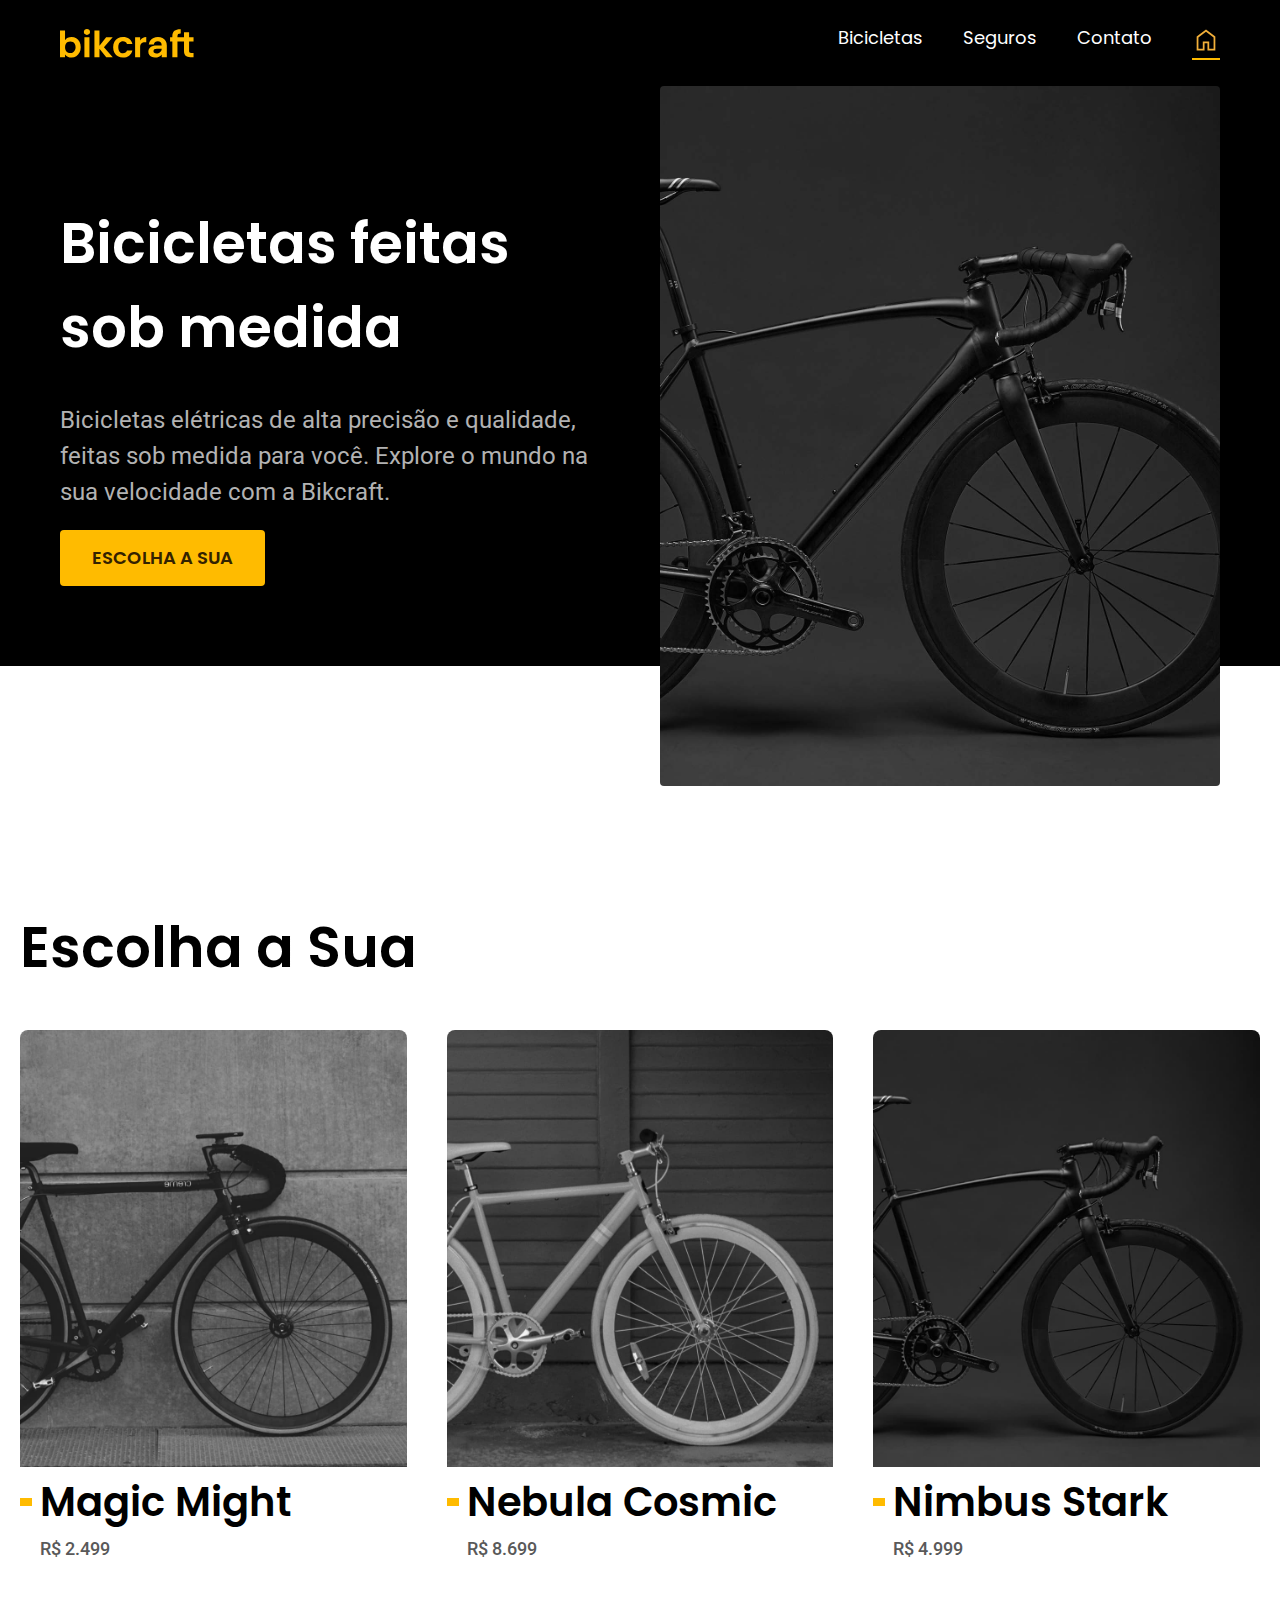
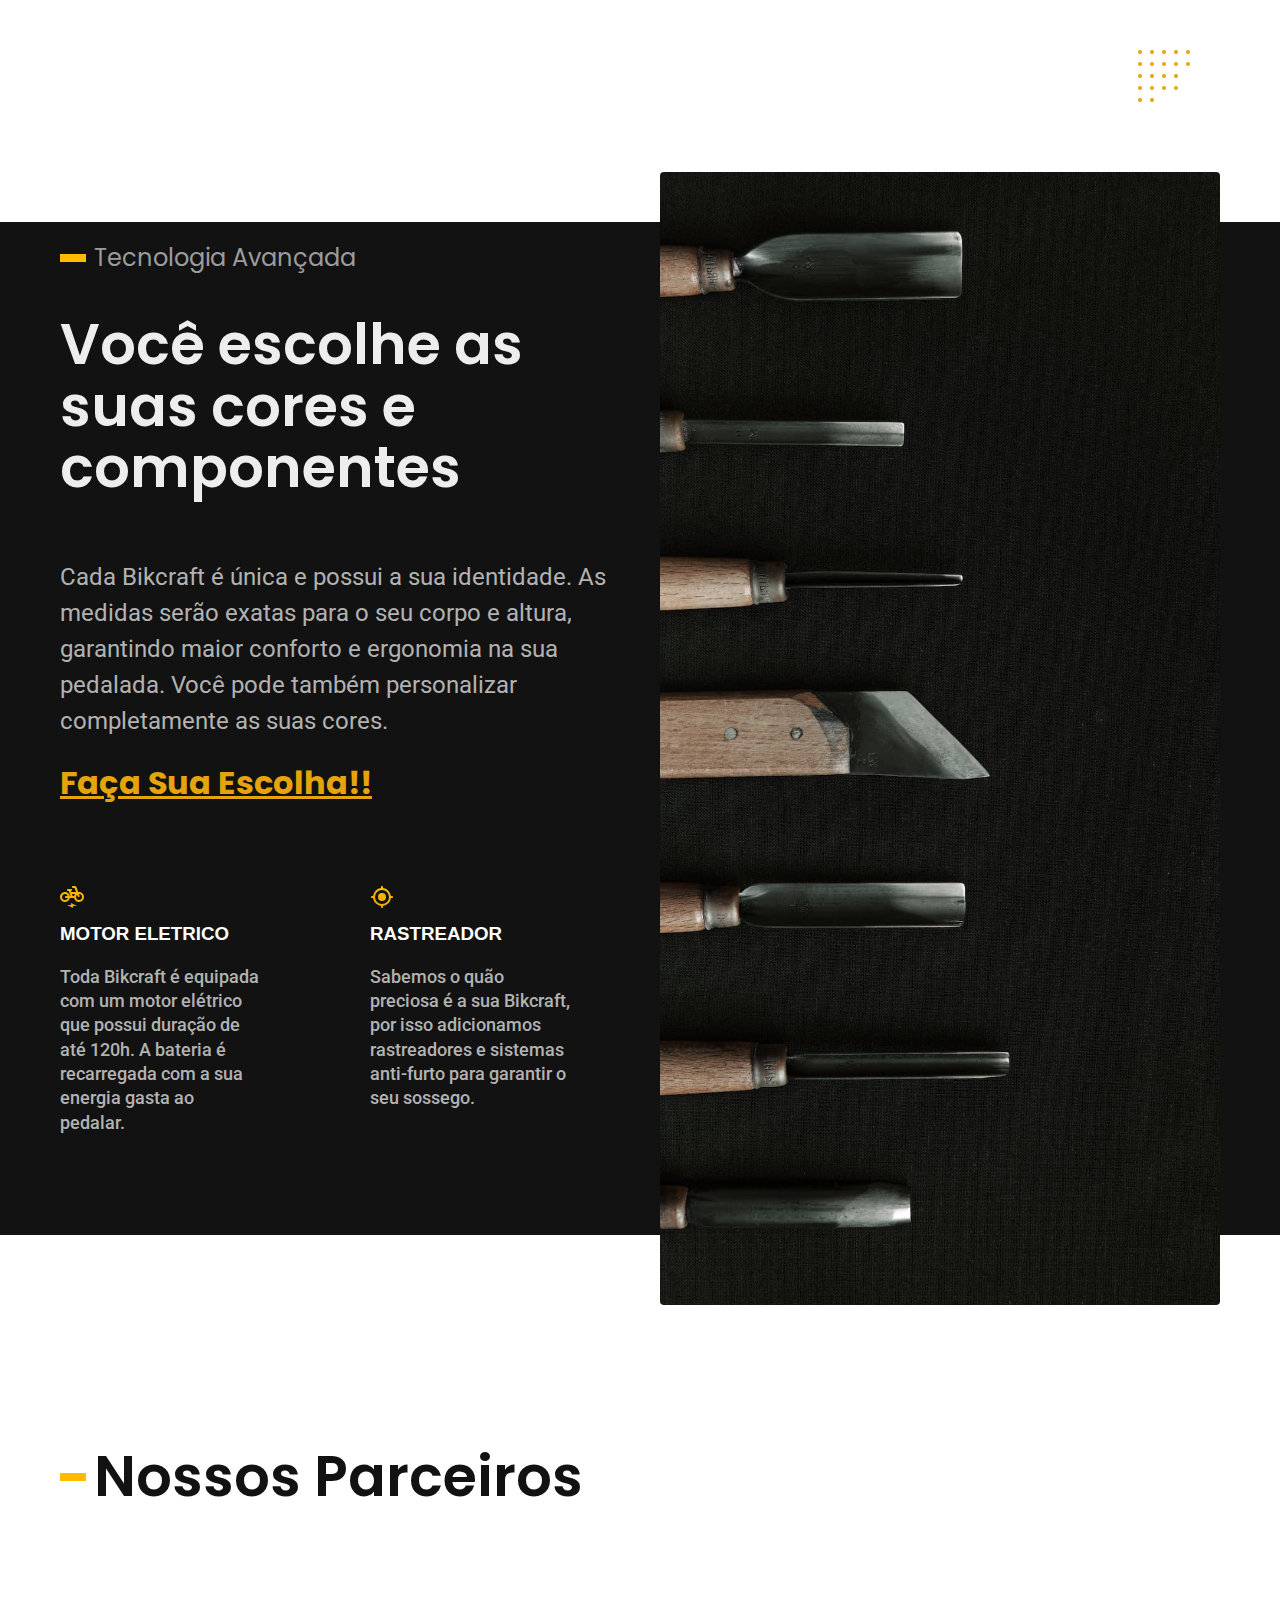
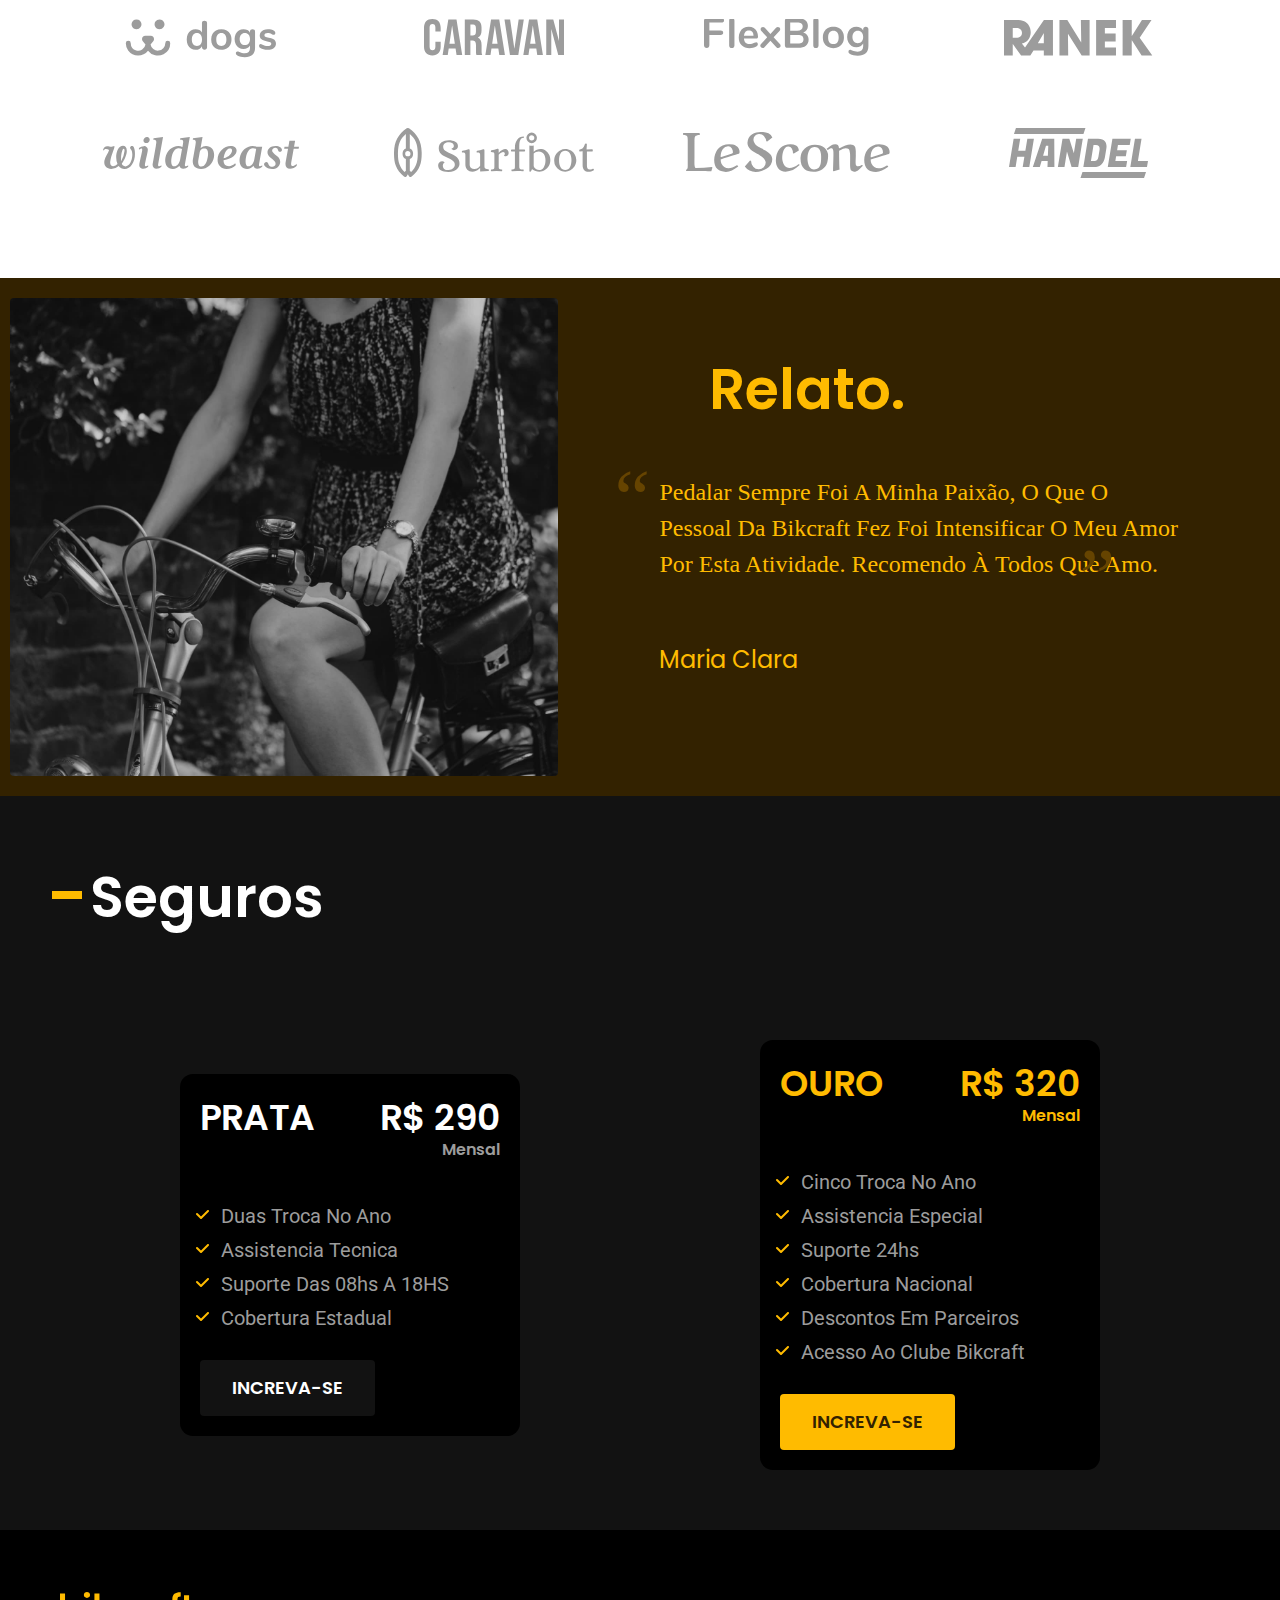
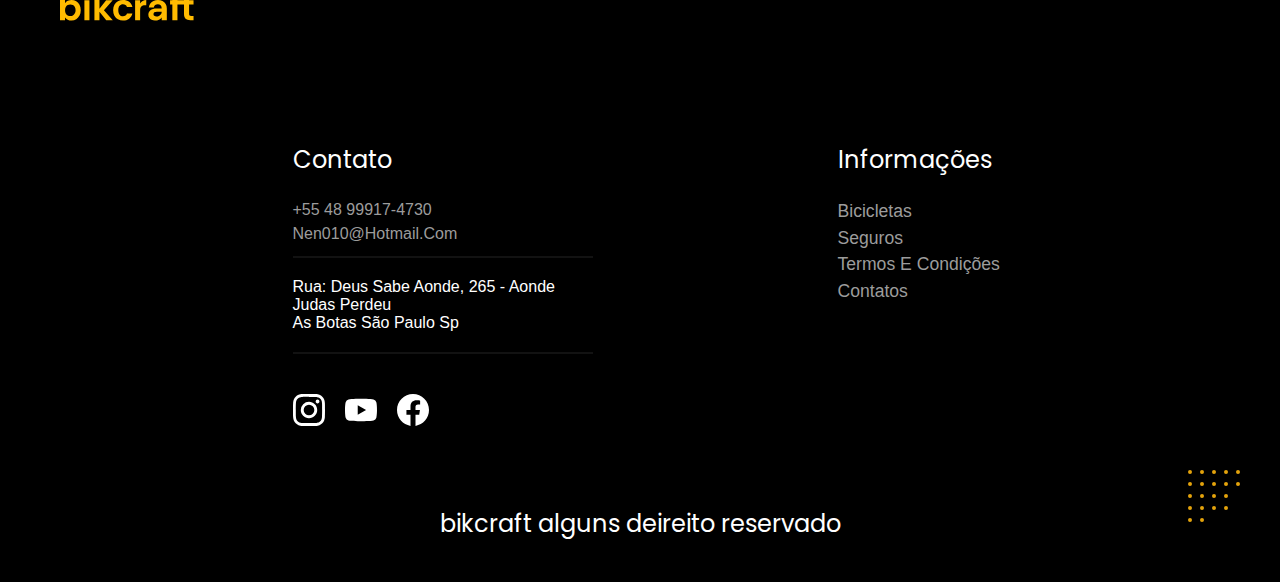
<file: index.html>
<!DOCTYPE html>
<html lang="pt-br">

<head>
  <meta charset="UTF-8">
  <meta name="viewport" content="width=device-width, initial-scale=1.0">
  <title>Bikcraft - Bicicletas Elétricas</title>
  <meta name="description"
    content="Bicicletas elétricas de alta precisão e qualidade,  feitas sob medida para o cliente. Explore o mundo na sua velocidade com a Bikcraft.">

  <link rel="stylesheet" href="./css/style.min.css">
  <link rel="preload" href="./css/style.min.css">
  <link rel="preconnect" href="https://fonts.googleapis.com">
  <link rel="preconnect" href="https://fonts.gstatic.com" crossorigin>
  <link href="https://fonts.googleapis.com/css2?family=Poppins:wght@400;600&family=Roboto:wght@400;500;700&display=swap"
    rel="stylesheet">
  <link rel="icon" href="./favicon.svg" type="image/svg+xml">
  <script>document.documentElement.classList.add('javascript');</script>
</head>

<body>
  <header class="header-bg">
    <div class="conteiner  header">
      <a href="index.html">
        <img src="./img/bikcraft.svg" alt="Bikcraft" width="136" height="32">
      </a>

      <nav aria-label="primaria">
        <ul class="header-menu font-1-m cor-1">
          <li class="has-submenu">
            <a href="bicicletas.html">Bicicletas</a>
            <ul class="submenu">
              <li><a href="/nimbus.html">Nimbus</a></li>
              <li><a href="/magic.html">Magic</a></li>
              <li><a href="/nebula.html">Nebula</a></li>
            </ul>
          </li>

          <li class="has-submenu">
            <a href="/seguros.html">Seguros</a>
            <ul class="submenu">
              <li><a href="/orcamento.html">Orçamentoa</a></li>
            </ul>
          </li>

          <li class="has-submenu">
            <a href="./contato.html">Contato</a>
            <ul class="submenu">
              <li><a href="/termos.html">Termo</a></li>
              <li><a href="/sobre.html">Sobre</a></li>
            </ul>
          </li>
          <div id="-home">
            <a class="active" href="index.html"><img src="../img/icones/home.svg" alt="inicio" width="28"
                height="28"></a>
          </div>
        </ul>
      </nav>
    </div>
  </header>

  <!-- secão introdução -->
  <main class="introducao-bg">
    <div class="conteiner introducao">
      <div class="introducao-conteudo  bg-conteudo-index">
        <h1 class="font-1_5-xl  cor-0  fadeInDown" data-anime="200">Bicicletas feitas sob medida</h1>
        <p class="font-2-l cor-5" data-anime="400">Bicicletas elétricas de alta precisão e qualidade, feitas sob medida
          para você.
          Explore
          o mundo na sua velocidade com a Bikcraft.</p>
        <a class="botao  fadeInDown" data-anime="600" href="./bicicletas.html">Escolha a sua</a>
      </div>
      <div class="fadeInDown" data-anime="1500">
        <img src="./img/fotos/introducao.jpg" width="1280" height="1600" alt="Bicicleta elétrica preta.">
      </div>
    </div>
  </main>
  <!-- secão bicicletas -->
  <article class="bicicletas-lista">
    <h2 class="conteiner font-1_5-xl ">Escolha a Sua</h2>
    <ul>
      <li>
        <a href="/magic.html">
          <img src="./img/bicicletas/magic-home.jpg" alt="bicicleta magic">
          <h3 class="font-1-xl">magic might</h3>
          <span class="font-2-m cor-8">R$ 2.499</span>
        </a>
      </li>

      <li>
        <a href="/nebula.html">
          <img src="./img/bicicletas/nebula-home.jpg" alt="bicicleta nebula">
          <h3 class="font-1-xl">nebula cosmic</h3>
          <span class="font-2-m cor-8">R$ 8.699</span>
        </a>
      </li>
      <li>
        <a href="/nimbus.html">
          <img src="./img/bicicletas/nimbus-home.jpg" alt="bicicleta nebula">
          <h3 class="font-1-xl">Nimbus Stark</h3>
          <span class="font-2-m cor-8">R$ 4.999</span>
        </a>
      </li>
    </ul>
  </article>
  <!-- secão tecnologia -->
  <article class="tecnologia-bg">
    <div class="conteiner  tecnologia">
      <div class="tecnologia-conteudo">
        <h4 class="font-1-xs cor-6">tecnologia avançada</h4>
        <h2 class="font-1_5-xl  cor-2">Você escolhe as suas cores e componentes</h2>
        <p class="font-2-l cor-5">Cada Bikcraft é única e possui a sua identidade. As medidas serão exatas para o seu
          corpo e
          altura, garantindo maior
          conforto e ergonomia na sua pedalada. Você pode também personalizar completamente as suas cores.</p>
        <a class="cor-p2 font-1-s link-direto " href="./bicicletas.html">Faça Sua Escolha!!</a>

        <div class="tecnologia-info">
          <div class="motor-rastreador">
            <img style="width: 24px; height: 24px" src="./img/icones/eletrica.svg" alt="">
            <h3 class="font-1-x cor-1">motor eletrico</h3>
            <p class="font-2-m  cor-6">Toda Bikcraft é equipada com um motor elétrico que possui duração de até 120h. A
              bateria é recarregada com a
              sua energia
              gasta ao pedalar.</p>
          </div>
          <div class="motor-rastreador">
            <img style="width: 24px; height: 24px" src="./img/icones/rastreador.svg" alt="">
            <h3 class="font-1-x cor-1">rastreador</h3>
            <p class="font-2-m  cor-6">Sabemos o quão preciosa é a sua Bikcraft, por isso adicionamos rastreadores e
              sistemas
              anti-furto para
              garantir o seu sossego.
            </p>
          </div>
        </div>
      </div>
      <div>
        <img src="./img/fotos/tecnologia.jpg" alt="Bicicleta elétrica preta.">
      </div>
    </div>
  </article>
  <!-- secão parceiros -->
  <section class="parceiros-bg " aria-label="nossos parceiros">
    <div class="conteiner">
      <div class="parceiro-conteudo">
        <h2 class="font-1_5-xl  cor-11">nossos parceiros</h2>
        <ul>
          <li><img src="./img/parceiros/dogs.svg" alt=""></li>
          <li><img src="./img/parceiros/caravan.svg" alt=""></li>
          <li><img src="./img/parceiros/flexblog.svg" alt=""></li>
          <li><img src="./img/parceiros/ranek.svg" alt=""></li>
          <li><img src="./img/parceiros/wildbeast.svg" alt=""></li>
          <li><img src="./img/parceiros/surfbot.svg" alt=""></li>
          <li><img src="./img/parceiros/lescone.svg" alt=""></li>
          <li><img src="./img/parceiros/handel.svg" alt=""></li>
        </ul>
      </div>
    </div>
  </section>
  <!-- secão relatos -->
  <section class="relato-bg ">
    <div class="relato-conteudo">
      <div>
        <img src="/img/fotos/depoimento.jpg" alt="">
      </div>
      <div class="relato-escrita">
        <h3 class="font-1_5-xl cor-p1">relato.</h3>
        <p class="cor-p1 font-2-l">Pedalar sempre foi a minha paixão,
          o que
          o pessoal da Bikcraft fez foi intensificar o meu amor por esta atividade.
          Recomendo à todos que amo.</p>
        <span class="cor-p1 font-1-l" id="pessoa-relato">Maria clara</span>
      </div>
    </div>
  </section>



  <!-- home-segueros -->
  <article class="seguro-bg" id="prata">
    <div class="conteiner">
      <div class="inform-conteudo">
        <h2 class="font-1_5-xl  cor-1">Seguros</h2>
        <div class="seguro-corpo">
          <div class="prata fadeInRight" data-anime="200">
            <div class="preco-ouro-prata">
              <h4 class="font-1-l cor-1">Prata</h4>
              <p class="valor-prata font-2-l cor-1">R$ 290</p>
              <span class="font-1-xs cor-6">mensal</span>
            </div>
            <ul>
              <li>duas troca no ano</li>
              <li>assistencia tecnica</li>
              <li>suporte das 08hs A 18HS</li>
              <li>Cobertura estadual</li>
            </ul>
            <a class="btn-escuro" href="/contato.html">Increva-se</a>
          </div>

          <div class="ouro cor-11" id="ouro" data-anime="400">
            <div class="preco-ouro-prata">
              <h4 class="font-1-l cor-p1">Ouro</h4>
              <p class="valor-ouro valor-prata font-2-l cor-p1">R$ 320</p>
              <span class="font-1-xs cor-p1">mensal</span>
            </div>
            <ul>
              <li>cinco troca no ano</li>
              <li> assistencia especial</li>
              <li>suporte 24hs</li>
              <li>Cobertura nacional</li>
              <li>descontos em parceiros</li>
              <li>acesso ao clube bikcraft</li>
            </ul>
            <a class="botao" href="/contato.html">Increva-se</a>
          </div>
        </div>
      </div>
    </div>
  </article>

  <footer class="footer-bg">
    <div class="conteiner">
      <div class="img-logo-footer">
        <a href="index.html"><img src="/img/bikcraft.svg" alt="logo-bike"></a>
      </div>
      <div class="footer-conteudo">
        <div class="footer-contato">
          <h3 class="font-1-l">contato</h3>
          <ul>
            <li><a href="tel:+5548999174757">+55 48 99917-4730</a></li>
            <li><a href="milto:nen010@hotmail.com">nen010@hotmail.com</a></li>
          </ul>

          <p>rua: deus sabe aonde, 265 - aonde judas perdeu <br>as botas
            são Paulo sp</p>

          <div class="footer-rede">
            <a href=""><img src="/img/redes/instagram.svg" alt="insta"></a>
            <a href=""><img src="/img/redes/youtube.svg" alt="youtube"></a>
            <a href=""><img src="img/redes/facebook.svg" alt="face"></a>
          </div>
        </div>
        <div class="footer-informacao">
          <h3 class="font-1-l">Informações</h3>
          <ul>
            <li><a href="./">bicicletas</a></li>
            <li><a href="./">seguros</a></li>
            <li><a href="termos.html">termos e condições</a></li>
            <li><a href="./">contatos</a></li>
          </ul>
        </div>
      </div>
      <p class="direitos-reservado font-1-l">bikcraft alguns deireito reservado</p>
    </div>
  </footer>

  <script src="./javascript/plugins/simple-anime.js"></script>
  <script src="./javascript/script.js"></script>
</body>

</html>
</file>
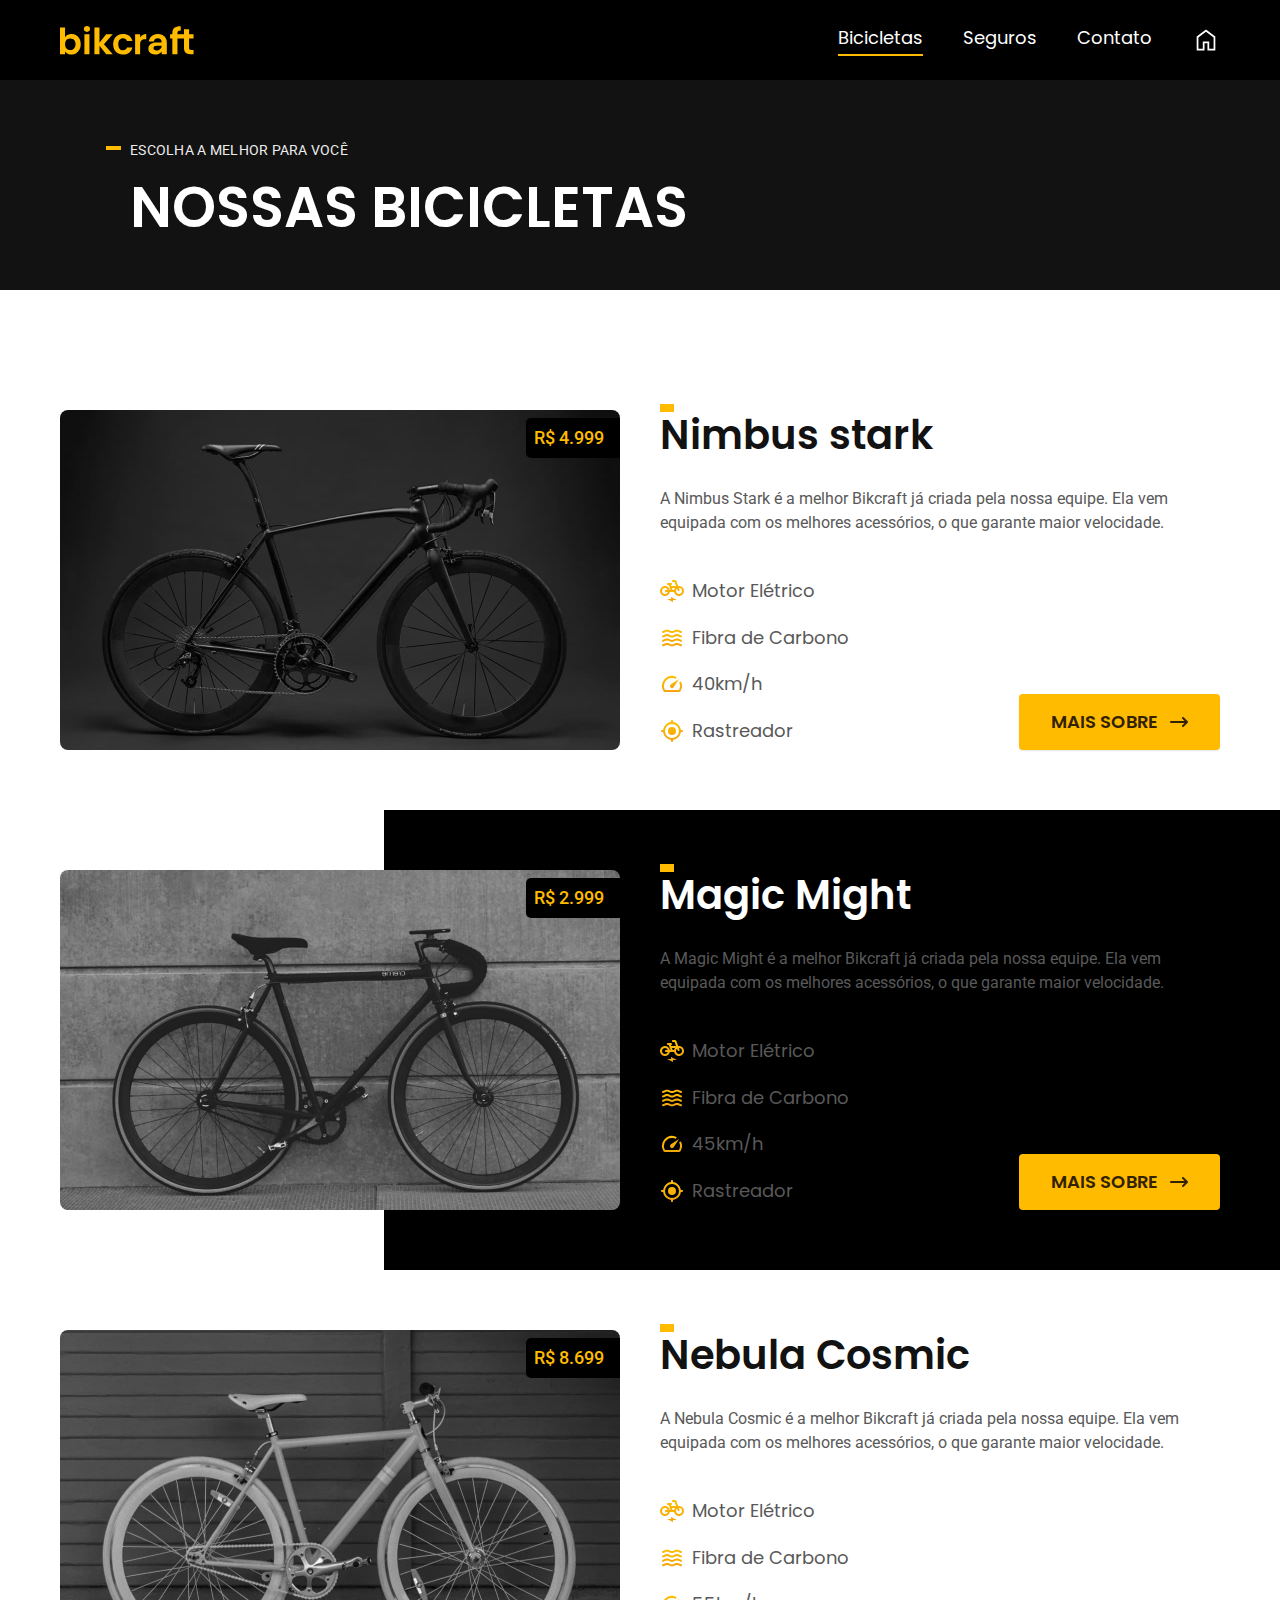
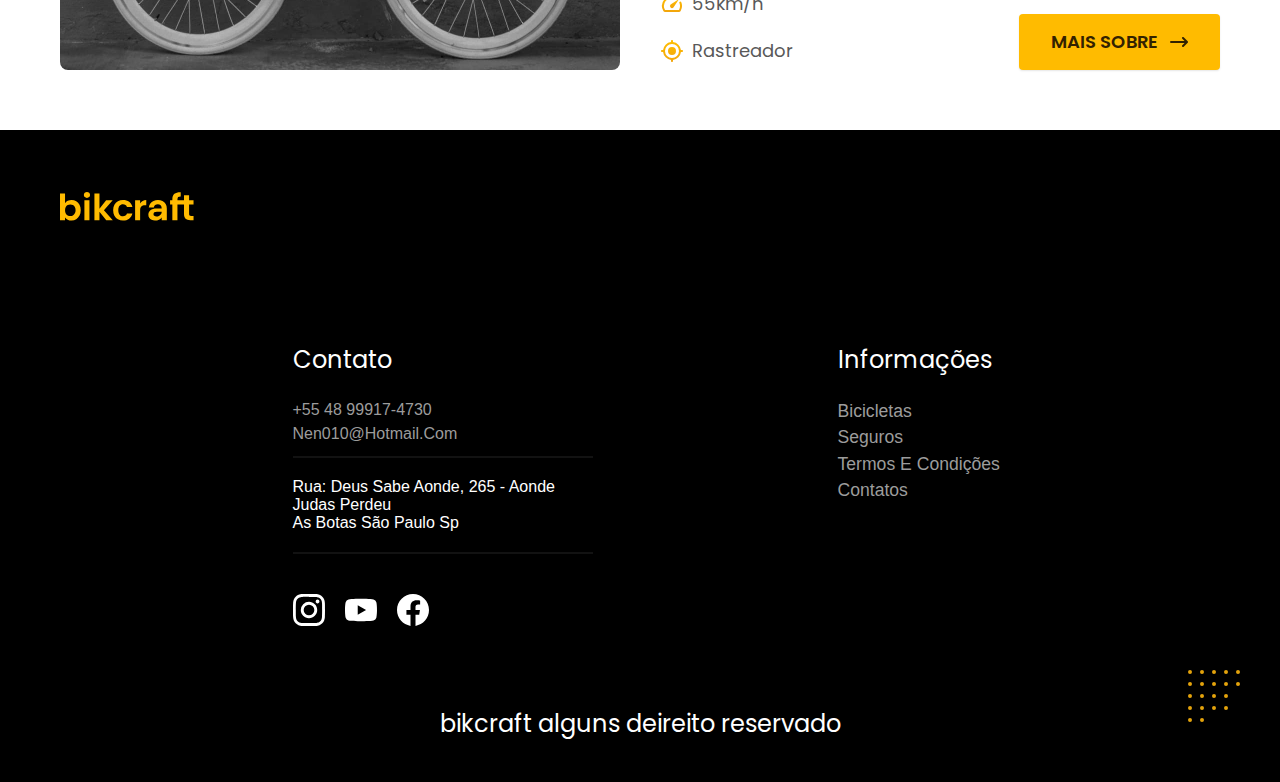
<file: bicicletas.html>
<!DOCTYPE html>
<html lang="pt-br">

<head>
    <meta charset="UTF-8">
    <meta name="viewport" content="width=device-width, initial-scale=1.0">
    <title>Bicicletas pagina | bikecrafet</title>
    <meta name="description" content="termos e condiçoes relacionado a forma de pagamento .">

    <link rel="stylesheet" href="./css/style.min.css">
    <link rel="preconnect" href="https://fonts.googleapis.com">
    <link rel="preconnect" href="https://fonts.gstatic.com" crossorigin>
    <link
        href="https://fonts.googleapis.com/css2?family=Poppins:wght@400;600&family=Roboto:wght@400;500;700&display=swap"
        rel="stylesheet">
    <link rel="icon" href="./favicon.svg" type="image/svg+xml">
    <script>document.documentElement.classList.add('javascript');</script>
</head>

<body>
    <header class="header-bg">
        <div class="conteiner  header">
            <a href="./">
                <img src="./img/bikcraft.svg" alt="Bikcraft">
            </a>

            <nav aria-label="primaria">
                <ul class="header-menu font-1-m cor-1">
                    <li class="has-submenu active">
                        <a href="/bicicletas.html">Bicicletas</a>
                        <ul class="submenu">
                            <li><a href="/nimbus.html">Nimbus</a></li>
                            <li><a href="/nimbus.html">Nebula</a></li>
                            <li><a href="/magic.html">Magic</a></li>
                        </ul>
                    </li>

                    <li class="has-submenu">
                        <a href="/seguros.html">Seguros</a>
                        <ul class="submenu">
                            <li><a href="/orcamento.html">Orçamento</a></li>
                        </ul>
                    </li>

                    <li class="has-submenu">
                        <a href="./contato.html">Contato</a>
                        <ul class="submenu">
                            <li><a href="/termos.html">Termo</a></li>
                            <li><a href="/sobre.html">Sobre</a></li>
                        </ul>
                    </li>
                    <a class="home" href="index.html"><img src="../img/icones/home copy.svg" alt="inicio"></a>

                </ul>
            </nav>
        </div>
    </header>

    <main>
        <div class="titulo-pag-segundaria" data-anime="400">
            <span class="font-2-xs cor-2">escolha a melhor para você</span>
            <h1 class="font-1_5-xl  cor-1">nossas bicicletas</h1>
        </div>
        <div class="conteiner  bicicleta">
            <div class="bicicleta-conteudo-pagina">
                <div class="imgCards">
                    <img src="img/bicicletas/nimbus.jpg" alt="bike-preta">
                    <span class="font-2-m">R$ 4.999</span>
                </div>
                <div class="bicicleta-descricaoCard">
                    <h2 class="font-1-xl cor-11">Nimbus stark</h2>
                    <p class="font-2-s cor-8">A Nimbus Stark é a melhor Bikcraft já criada pela nossa equipe. Ela vem
                        equipada com os melhores acessórios, o que
                        garante maior velocidade.</p>
                    <ul class="list-icons-bike font-1-m cor-8">
                        <li>
                            <img src="img/icones/eletrica.svg" alt="">
                            Motor Elétrico
                        </li>
                        <li>
                            <img src="img/icones/carbono.svg" alt="">
                            Fibra de Carbono
                        </li>
                        <li>
                            <img src="img/icones/velocidade.svg" alt="">
                            40km/h
                        </li>
                        <li>
                            <img src="img/icones/rastreador.svg" alt="">
                            Rastreador
                        </li>
                    </ul>
                    <a class="botao seta" href="/nimbus.html">mais sobre</a>
                </div>
            </div>
        </div>

        <div class="conteudo-bg">
            <div class="conteiner  bicicleta">
                <div class="bicicleta-conteudo-pagina">
                    <div class="imgCards">
                        <img src="img/bicicletas/magic.jpg" alt="bike-preta">
                        <span class="font-2-m">R$ 2.999</span>
                    </div>
                    <div class="bicicleta-descricaoCard">
                        <h2 class="font-1-xl cor-1">Magic Might</h2>
                        <p class="font-2-s cor-8">A Magic Might é a melhor Bikcraft já criada pela nossa equipe. Ela vem
                            equipada com os melhores acessórios, o que
                            garante maior velocidade.</p>
                        <ul class="list-icons-bike font-1-m cor-8">
                            <li>
                                <img src="img/icones/eletrica.svg" alt="">
                                Motor Elétrico
                            </li>
                            <li>
                                <img src="img/icones/carbono.svg" alt="">
                                Fibra de Carbono
                            </li>
                            <li>
                                <img src="img/icones/velocidade.svg" alt="">
                                45km/h
                            </li>
                            <li>
                                <img src="img/icones/rastreador.svg" alt="">
                                Rastreador
                            </li>
                        </ul>
                        <a class="botao seta" href="magic.html">mais sobre</a>
                    </div>
                </div>
            </div>
        </div>
        <div class="conteiner  bicicleta">
            <div class="bicicleta-conteudo-pagina">
                <div class="imgCards">
                    <img src="img/bicicletas/nebula.jpg" alt="bike-preta">
                    <span class="font-2-m">R$ 8.699</span>
                </div>
                <div class="bicicleta-descricaoCard">
                    <h2 class="font-1-xl cor-11">Nebula Cosmic</h2>
                    <p class="font-2-s cor-8">A Nebula Cosmic é a melhor Bikcraft já criada pela nossa equipe. Ela vem
                        equipada com os melhores acessórios, o que
                        garante maior velocidade.</p>
                    <ul class="list-icons-bike font-1-m cor-8">
                        <li>
                            <img src="img/icones/eletrica.svg" alt="">
                            Motor Elétrico
                        </li>
                        <li>
                            <img src="img/icones/carbono.svg" alt="">
                            Fibra de Carbono
                        </li>
                        <li>
                            <img src="img/icones/velocidade.svg" alt="">
                            55km/h
                        </li>
                        <li>
                            <img src="img/icones/rastreador.svg" alt="">
                            Rastreador
                        </li>
                    </ul>
                    <a class="botao seta" href="nebula.html">mais sobre</a>
                </div>
            </div>
        </div>
    </main>




    <footer class="footer-bg">
        <div class="conteiner">
            <div class="img-logo-footer">
                <a href="index.html"><img src="/img/bikcraft.svg" alt="logo-bike"></a>
            </div>
            <div class="footer-conteudo">
                <div class="footer-contato">
                    <h3 class="font-1-l">contato</h3>
                    <ul>
                        <li><a href="tel:+5548999174757">+55 48 99917-4730</a></li>
                        <li><a href="milto:nen010@hotmail.com">nen010@hotmail.com</a></li>
                    </ul>

                    <p>rua: deus sabe aonde, 265 - aonde judas perdeu <br>as botas
                        são Paulo sp</p>

                    <div class="footer-rede">
                        <a href=""><img src="/img/redes/instagram.svg" alt="insta"></a>
                        <a href=""><img src="/img/redes/youtube.svg" alt="youtube"></a>
                        <a href=""><img src="img/redes/facebook.svg" alt="face"></a>
                    </div>
                </div>
                <div class="footer-informacao">
                    <h3 class="font-1-l">Informações</h3>
                    <ul>
                        <li><a href="./">bicicletas</a></li>
                        <li><a href="./">seguros</a></li>
                        <li><a href="./">termos e condições</a></li>
                        <li><a href="./">contatos</a></li>
                    </ul>
                </div>
            </div>
            <p class="direitos-reservado font-1-l">bikcraft alguns deireito reservado</p>
        </div>
    </footer>

    <script src="./javascript/plugins/simple-anime.js"></script>
    <script src="./javascript/script.js"></script>
</body>

</html>
</file>
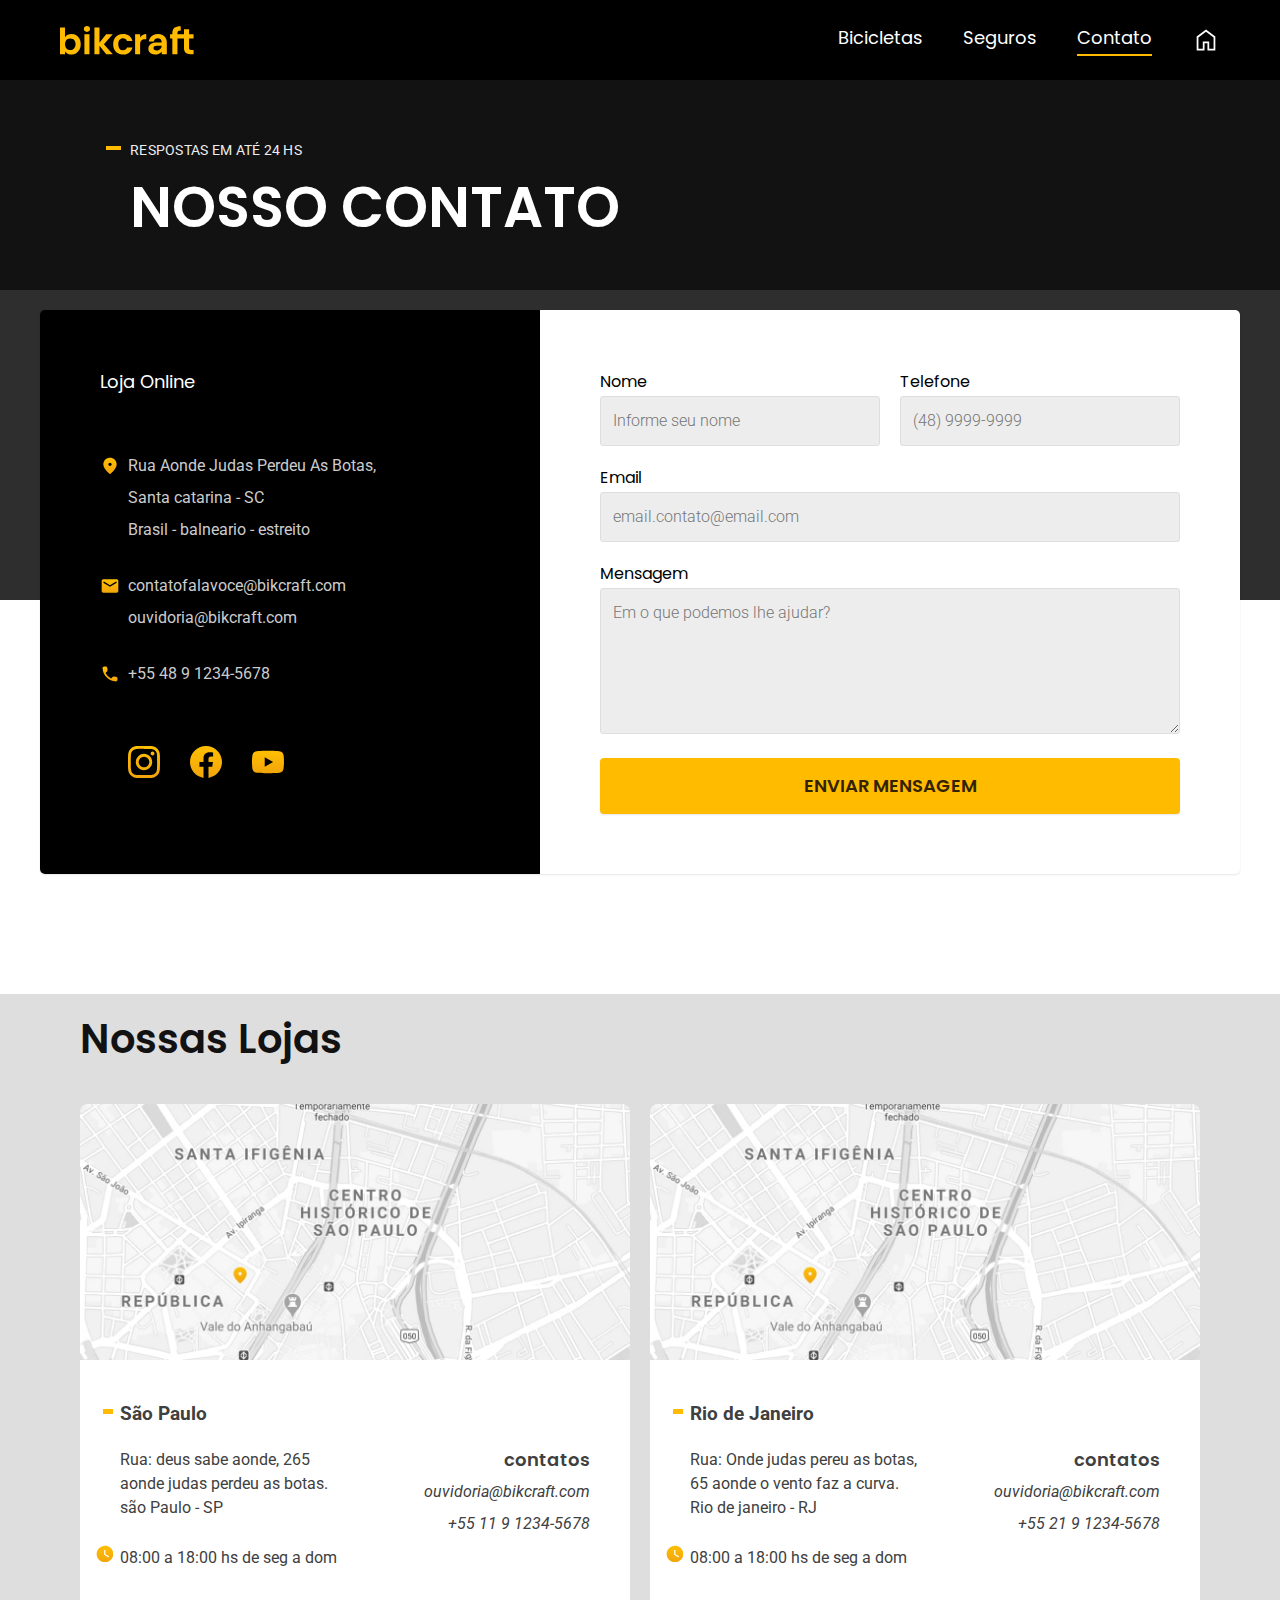
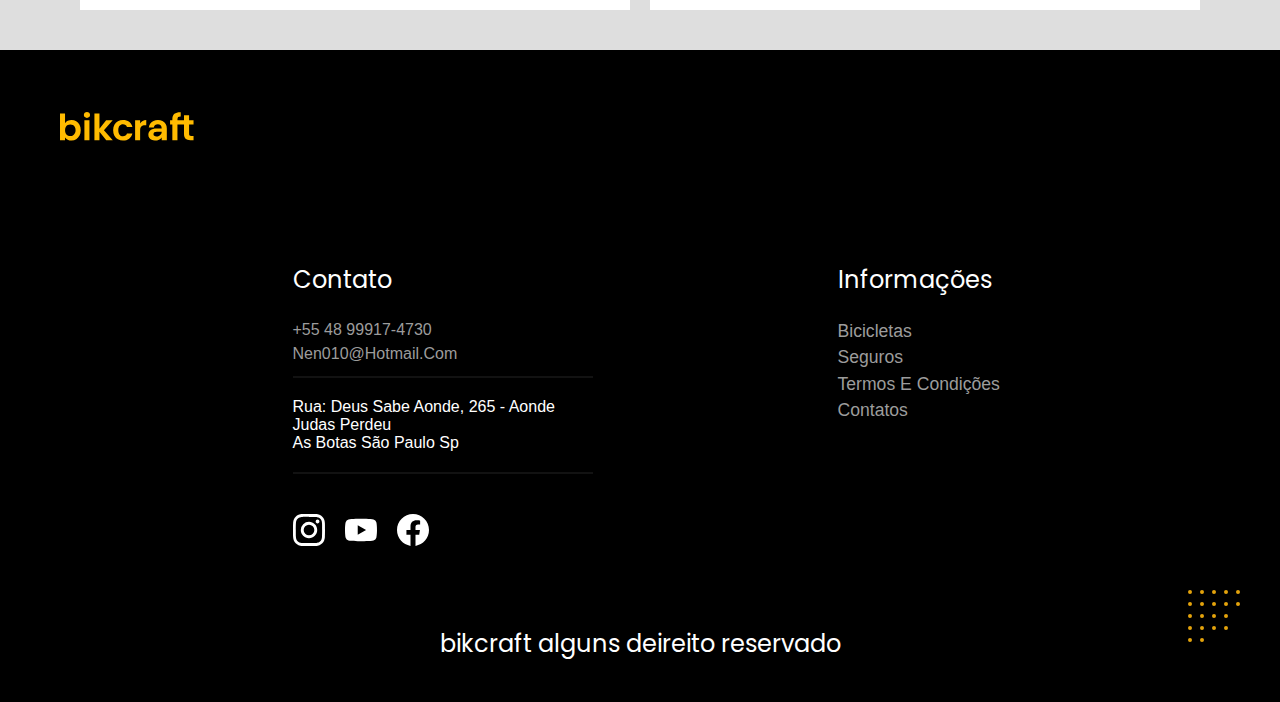
<file: contato.html>
<!DOCTYPE html>
<html lang="pt-br">

<head>
    <meta charset="UTF-8">
    <meta name="viewport" content="width=device-width, initial-scale=1.0">
    <title>Bikcraft - Bicicletas Elétricas</title>
    <meta name="description"
        content="Bicicletas elétricas de alta precisão e qualidade,  feitas sob medida para o cliente. Explore o mundo na sua velocidade com a Bikcraft.">

    <link rel="stylesheet" href="./css/style.min.css">
    <link rel="preconnect" href="https://fonts.googleapis.com">
    <link rel="preconnect" href="https://fonts.gstatic.com" crossorigin>
    <link
        href="https://fonts.googleapis.com/css2?family=Poppins:wght@400;600&family=Roboto:wght@400;500;700&display=swap"
        rel="stylesheet">

    <link rel="icon" href="./favicon.svg" type="image/svg+xml">
    <script>document.documentElement.classList.add('javascript');</script>
</head>

<body id="contato">
    <header class="header-bg">
        <div class="conteiner  header">
            <a href="./index.html">
                <img src="./img/bikcraft.svg" alt="Bikcraft">
            </a>

            <nav aria-label="primaria">
                <ul class="header-menu font-1-m cor-1">
                    <li class="has-submenu">
                        <a href="/bicicletas.html">Bicicletas</a>
                        <ul class="submenu">
                            <li><a href="/nimbus.html">Nimbus</a></li>
                            <li><a href="/nimbus.html">Nebula</a></li>
                            <li><a href="/magic.html">Magic</a></li>
                        </ul>
                    </li>

                    <li class="has-submenu">
                        <a href="/seguros.html">Seguros</a>
                        <ul class="submenu">
                            <li><a href="/orcamento.html">Orçamento</a></li>
                        </ul>
                    </li>

                    <li class="has-submenu active">
                        <a href="./contato.html">Contato</a>
                        <ul class="submenu">
                            <li><a href="/termos.html">Termo</a></li>
                            <li><a href="/sobre.html">Sobre</a></li>
                        </ul>
                    </li>
                    <a class="home" href="index.html"><img src="../img/icones/home copy.svg" alt="inicio"></a>

                </ul>
            </nav>
        </div>
    </header>
    <main>
        <div class="titulo-pag-segundaria contato-bg-titulo" data-anime="400">
            <span class="font-2-xs cor-2">respostas em até 24 hs</span>
            <h1 class="font-1_5-xl  cor-1">nosso contato</h1>
        </div>
        <div class="contato conteiner">
            <section class="contato-dados" aria-label="Endereço" data-anime="400">
                <h2 class="font-1-m cor-1">Loja Online</h2>
                <div class="contato-endereco font-2-s cor-4">
                    <p>Rua Aonde Judas Perdeu As Botas, </p>
                    <p>Santa catarina - SC</p>
                    <p>Brasil - balneario - estreito</p>
                </div>
                <address class="contato-meios font-2-s cor-4">
                    <a href="mailto:contatofalavoce@bikcraft.com">contatofalavoce@bikcraft.com</a>
                    <a href="mailto:ouvidoria@bikcraft.com">ouvidoria@bikcraft.com</a>
                    <a href="tel:+552199999999">+55 48 9 1234-5678</a>
                </address>
                <div class="contato-redes">
                    <a href="./">
                        <img src="./img/redes/instagram-p.svg" alt="Instagram">
                    </a>
                    <a href="./">
                        <img src="./img/redes/facebook-p.svg" alt="Facebook">
                    </a>
                    <a href="./">
                        <img src="./img/redes/youtube-p.svg" alt="Youtube">
                    </a>
                </div>
            </section>
            <section class="contato-formulario" aria-label="Formulário">
                <form class="form" action="./contato.html">
                    <div>
                        <label for="nome">Nome</label>
                        <input type="text" id="nome" name="nome" placeholder="Informe seu nome" required="">
                    </div>
                    <div>
                        <label for="telefone">Telefone</label>
                        <input type="text" id="telefone" name="telefone" placeholder="(48) 9999-9999" required="">
                    </div>
                    <div class="expandir-2">
                        <label for="email">Email</label>
                        <input type="email" id="email" name="email" placeholder="email.contato@email.com">
                    </div>
                    <div class="expandir-2">
                        <label for="mensagem">Mensagem</label>
                        <textarea rows="5" id="mensagem" name="mensagem" placeholder="Em o que podemos lhe ajudar?"
                            required=""></textarea>
                    </div>
                    <button class="botao expandir-2">Enviar Mensagem</button>
                </form>
            </section>
        </div>
    </main>

    <article class="lojas-bg">
        <div class="conteiner  lojas">
            <h2 class="font-1-xl cor-11">nossas Lojas</h2>
            <div class="corpo-lojas">
                <div class="img-lojas">
                    <img src="/img/lojas/sp.jpg" alt="loja SP">
                </div>
                <div class="conteudo-loja font-2-s cor-9">
                    <h3>São Paulo</h3>
                    <p class="p1">Rua: deus sabe aonde, 265
                        aonde judas perdeu as botas. <br>
                        são Paulo - SP</p>
                    <p class="horaFuncionamnto">08:00 a 18:00 hs de seg a dom</p>
                    <address>
                        <h4 class="font-1-m-b">contatos</h4>
                        <a href="mailto:ouvidoria@bikcraft.com">ouvidoria@bikcraft.com</a>
                        <a href="tel:+5511912345678">+55 11 9 1234-5678</a>
                    </address>
                </div>
            </div>
            <div class="corpo-lojas">
                <div class="img-lojas">
                    <img src="/img/lojas/sp.jpg" alt="loja Rj">
                </div>
                <div class="conteudo-loja font-2-s cor-9">
                    <h3>Rio de Janeiro</h3>
                    <p class="p1">Rua: Onde judas pereu as botas, 65
                        aonde o vento faz a curva. <br>
                        Rio de janeiro - RJ</p>
                    <p class="horaFuncionamnto">08:00 a 18:00 hs de seg a dom</p>
                    <address>
                        <h4 class="font-1-m-b">contatos</h4>
                        <a href="mailto:ouvidoria@bikcraft.com">ouvidoria@bikcraft.com</a>
                        <a href="tel:+55212345678">+55 21 9 1234-5678</a>
                    </address>
                </div>
            </div>
        </div>
    </article>

    <footer class="footer-bg">
        <div class="conteiner">
            <div class="img-logo-footer">
                <a href="index.html"><img src="/img/bikcraft.svg" alt="logo-bike"></a>
            </div>
            <div class="footer-conteudo">
                <div class="footer-contato">
                    <h3 class="font-1-l">contato</h3>
                    <ul>
                        <li><a href="tel:+5548999174757">+55 48 99917-4730</a></li>
                        <li><a href="milto:nen010@hotmail.com">nen010@hotmail.com</a></li>
                    </ul>

                    <p>rua: deus sabe aonde, 265 - aonde judas perdeu <br>as botas
                        são Paulo sp</p>

                    <div class="footer-rede">
                        <a href=""><img src="/img/redes/instagram.svg" alt="insta"></a>
                        <a href=""><img src="/img/redes/youtube.svg" alt="youtube"></a>
                        <a href=""><img src="img/redes/facebook.svg" alt="face"></a>
                    </div>
                </div>
                <div class="footer-informacao">
                    <h3 class="font-1-l">Informações</h3>
                    <ul>
                        <li><a href="./">bicicletas</a></li>
                        <li><a href="./">seguros</a></li>
                        <li><a href="termos.html">termos e condições</a></li>
                        <li><a href="./">contatos</a></li>
                    </ul>
                </div>
            </div>
            <p class="direitos-reservado font-1-l">bikcraft alguns deireito reservado</p>
        </div>
    </footer>
    <script src="./javascript/plugins/simple-anime.js"></script>
    <script src="./javascript/script.js"></script>
</body>

</html>
</file>
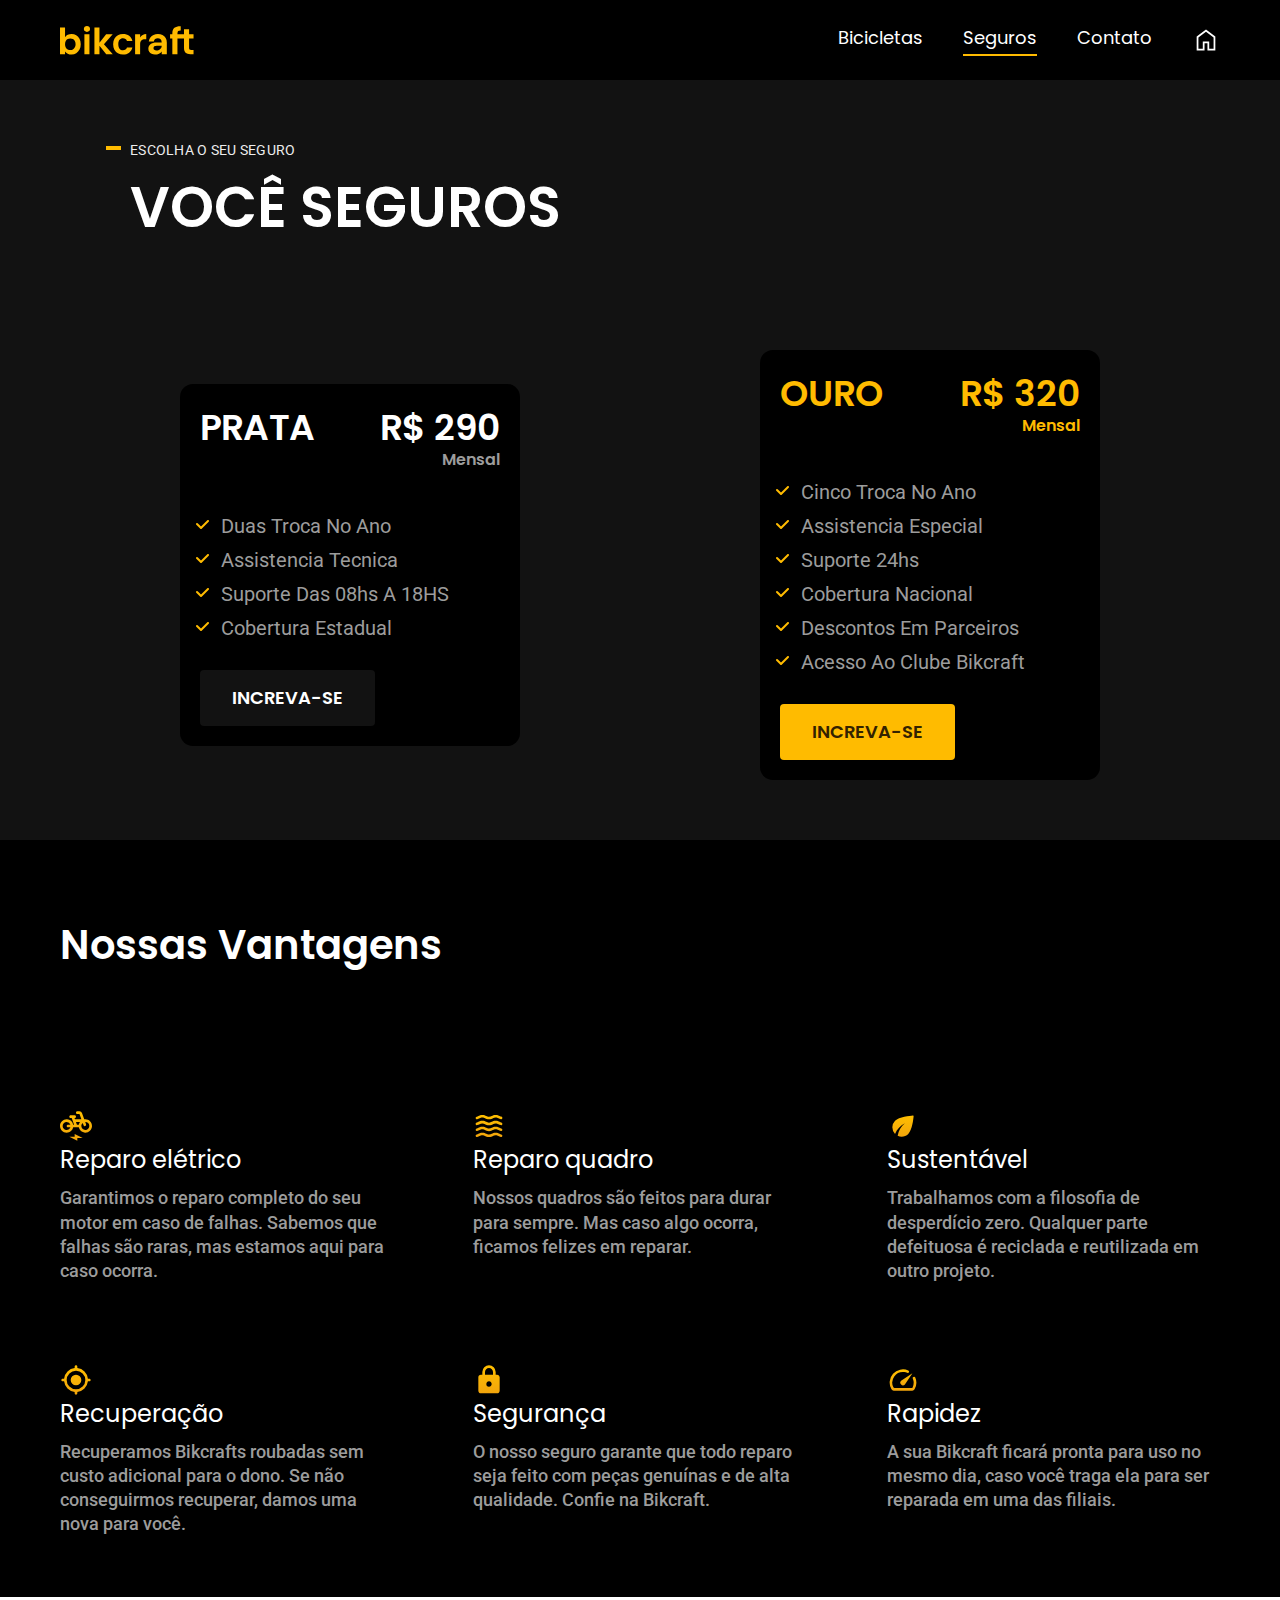
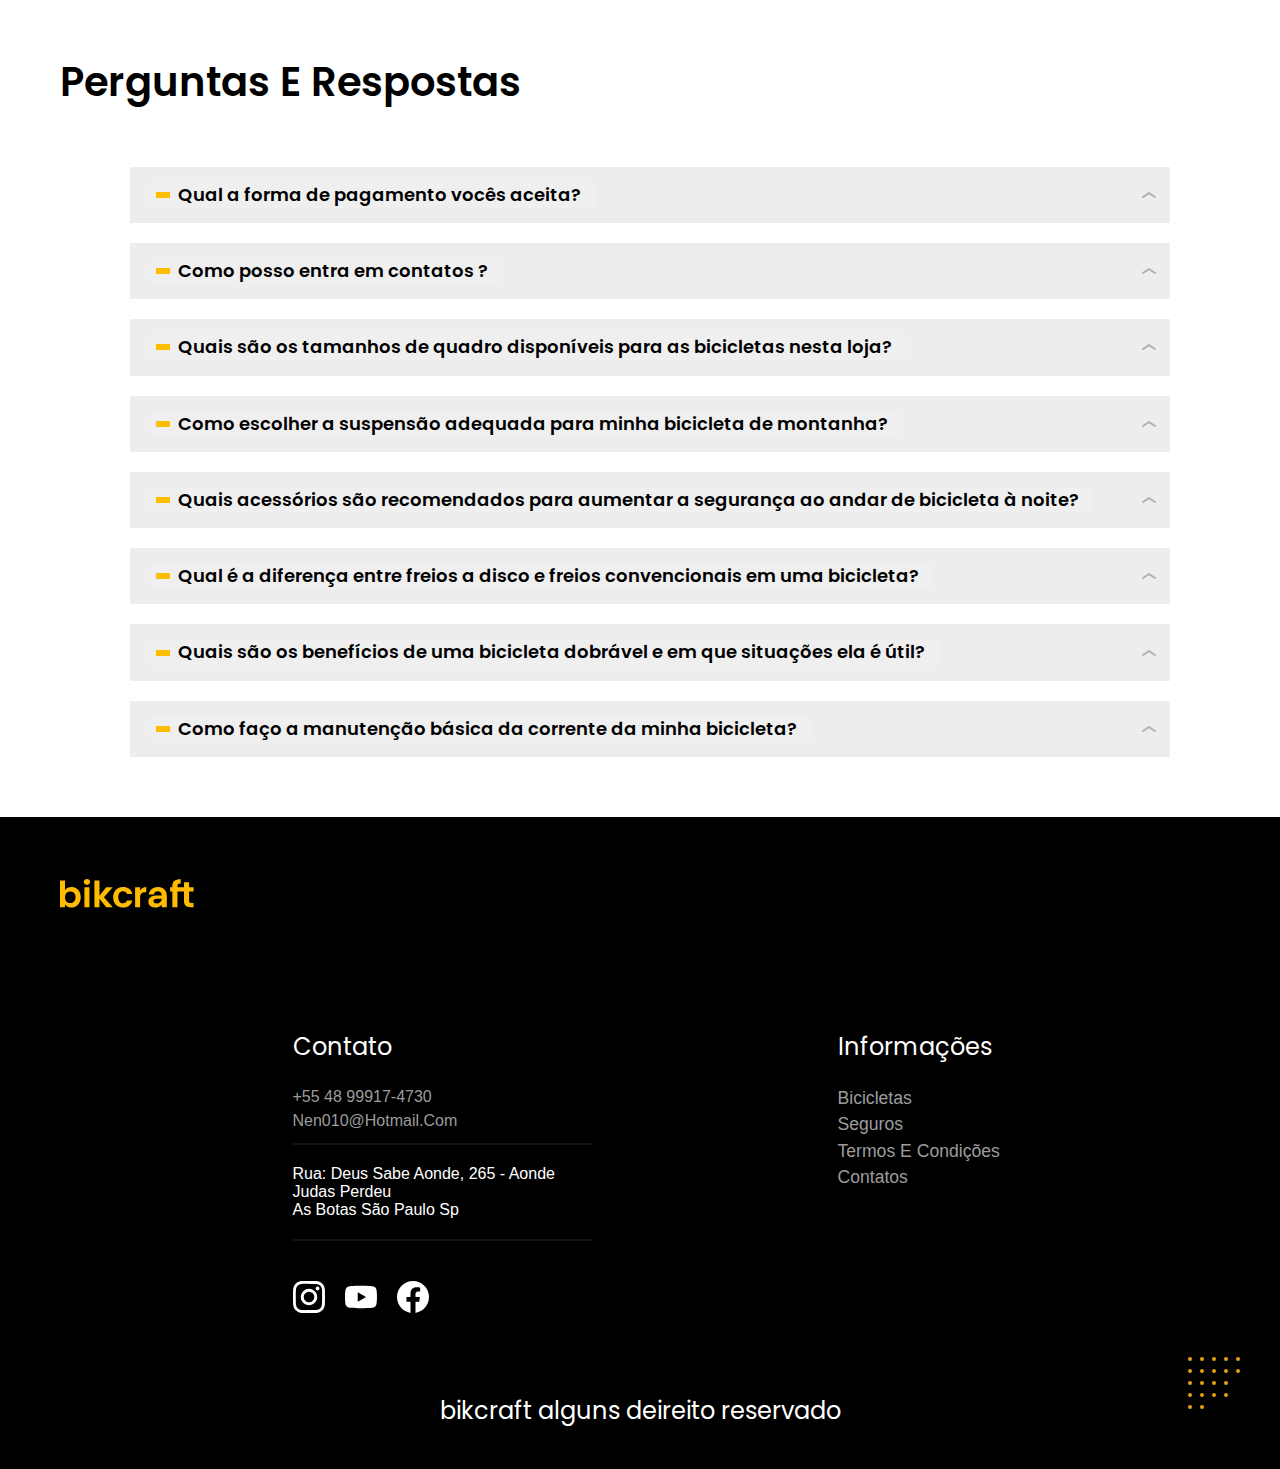
<file: seguros.html>
<!DOCTYPE html>
<html lang="pt-br">

<head>
    <meta charset="UTF-8">
    <meta name="viewport" content="width=device-width, initial-scale=1.0">
    <title>Bikcraft - Bicicletas Elétricas</title>
    <meta name="description"
        content="Bicicletas elétricas de alta precisão e qualidade,  feitas sob medida para o cliente. Explore o mundo na sua velocidade com a Bikcraft.">

    <link rel="stylesheet" href="./css/style.min.css">
    <link rel="preconnect" href="https://fonts.googleapis.com">
    <link rel="preconnect" href="https://fonts.gstatic.com" crossorigin>
    <link
        href="https://fonts.googleapis.com/css2?family=Poppins:wght@400;600&family=Roboto:wght@400;500;700&display=swap"
        rel="stylesheet">

    <link rel="icon" href="./favicon.svg" type="image/svg+xml">
    <script>document.documentElement.classList.add('javascript');</script>
</head>

<body>
    <header class="header-bg">
        <div class="conteiner  header">
            <a href="./">
                <img src="./img/bikcraft.svg" alt="Bikcraft">
            </a>

            <nav aria-label="primaria">
                <ul class="header-menu font-1-m cor-1">
                    <li class="has-submenu">
                        <a href="/bicicletas.html">Bicicletas</a>
                        <ul class="submenu">
                            <li><a href="/nimbus.html">Nimbus</a></li>
                            <li><a href="/nimbus.html">Nebula</a></li>
                            <li><a href="/magic.html">Magic</a></li>
                        </ul>
                    </li>

                    <li class="has-submenu active">
                        <a href="/seguros.html">Seguros</a>
                        <ul class="submenu">
                            <li><a href="/orcamento.html">Orçamento</a></li>
                            <!-- <li><a href="#ouro">Ouro</a></li> -->
                        </ul>
                    </li>

                    <li class="has-submenu">
                        <a href="./contato.html">Contato</a>
                        <ul class="submenu">
                            <li><a href="/termos.html">Termo</a></li>
                            <li><a href="/sobre.html">Sobre</a></li>
                        </ul>
                    </li>
                    <a class="home" href="index.html"><img src="../img/icones/home copy.svg" alt="inicio"></a>

                </ul>
            </nav>
        </div>
    </header>
    <!-- page-segueros cards -->
    <main class="seguro-bg">
        <div class="titulo-pag-segundaria" data-anime="100">
            <span class="font-2-xs cor-2">escolha o seu seguro</span>
            <h1 class="font-1_5-xl  cor-1">você seguros</h1>
        </div>
        <div class="conteiner">
            <div class="inform-conteudo">
                <div class="seguro-corpo">
                    <div class="prata" data-anime="100">
                        <div class="preco-ouro-prata">
                            <h4 class="font-1-l cor-1">Prata</h4>
                            <p class="valor-prata font-2-l cor-1">R$ 290</p>
                            <span class="font-1-xs cor-6">mensal</span>
                        </div>
                        <ul>
                            <li>duas troca no ano</li>
                            <li>assistencia tecnica</li>
                            <li>suporte das 08hs A 18HS</li>
                            <li>Cobertura estadual</li>
                        </ul>
                        <a class="btn-escuro" href="./orcamento.html?tipo=seguro&produto=prata">Increva-se</a>
                    </div>

                    <div class="ouro cor-11 " data-anime="400">
                        <div class="preco-ouro-prata">
                            <h4 class="font-1-l cor-p1">Ouro</h4>
                            <p class="valor-ouro valor-prata font-2-l cor-p1">R$ 320</p>
                            <span class="font-1-xs cor-p1">mensal</span>
                        </div>
                        <ul>
                            <li>cinco troca no ano</li>
                            <li> assistencia especial</li>
                            <li>suporte 24hs</li>
                            <li>Cobertura nacional</li>
                            <li>descontos em parceiros</li>
                            <li>acesso ao clube bikcraft</li>
                        </ul>
                        <a class="botao" href="./orcamento.html?tipo=seguro&produto=ouro">Increva-se</a>
                    </div>
                </div>
            </div>
        </div>
    </main>

    <!-- caracteristicas seguros -->
    <section>
        <div class="pag-seguros-bg">
            <div class="conteiner corpo-seguros">
                <h2 class="cor-1 font-1-xl">Nossas Vantagens</h2>
                <div class="conteudo-seguros">
                    <img src="./img/icones/eletrica.svg" alt="">
                    <h3 class="cor-1 font-1-l">Reparo elétrico</h3>
                    <p class="cor-6 font-2-m">Garantimos o reparo completo do seu motor em caso de falhas. Sabemos que
                        falhas são raras, mas estamos aqui para caso
                        ocorra.</p>
                </div>
                <div class="conteudo-seguros">
                    <img src="./img/icones/carbono.svg" alt="">
                    <h3 class="cor-1 font-1-l">Reparo quadro</h3>
                    <p class="cor-6 font-2-m">Nossos quadros são feitos para durar para sempre. Mas caso algo ocorra,
                        ficamos felizes em reparar.
                    </p>
                </div>
                <div class="conteudo-seguros">
                    <img src="./img/icones/sustentavel.svg" alt="">
                    <h3 class="cor-1 font-1-l">Sustentável</h3>
                    <p class="cor-6 font-2-m">Trabalhamos com a filosofia de desperdício zero. Qualquer parte defeituosa
                        é reciclada e reutilizada em outro projeto.</p>
                </div>
                <div class="conteudo-seguros">
                    <img src="./img/icones/rastreador.svg" alt="">
                    <h3 class="cor-1 font-1-l">Recuperação</h3>
                    <p class="cor-6 font-2-m">Recuperamos Bikcrafts roubadas sem custo adicional para o dono. Se não
                        conseguirmos recuperar, damos uma nova para você.</p>
                </div>
                <div class="conteudo-seguros">
                    <img src="./img/icones/seguro.svg" alt="">
                    <h3 class="cor-1 font-1-l">Segurança</h3>
                    <p class="cor-6 font-2-m">O nosso seguro garante que todo reparo seja feito com peças genuínas e de
                        alta qualidade. Confie na Bikcraft.</p>
                </div>
                <div class="conteudo-seguros">
                    <img src="./img/icones/velocidade.svg" alt="">
                    <h3 class="cor-1 font-1-l">Rapidez</h3>
                    <p class="cor-6 font-2-m">A sua Bikcraft ficará pronta para uso no mesmo dia, caso você traga ela
                        para ser reparada em uma das filiais.</p>
                </div>
            </div>
        </div>

        <article class="conteiner duvidasrespostas">
            <h2 class="cor-12 font-1-xl">perguntas e respostas</h2>
            <div class="conteinerMedio">
                <div class="perguntaRespostas">
                    <div class="pergunta">
                        <button class="font-1-m-b " area-controls="pergunta1" area-expanded="true">Qual a forma de
                            pagamento vocês aceita?</button>

                    </div>
                    <div id="pergunta1" class="resposta">
                        <p>Aceitamos cartão de credito com as bandeiras: Visa, Master card, Elo e American
                            express. Para pagamento avista também
                            aceitamos pix e boleto atravez do pague seguro</p>
                    </div>
                </div>
                <div class="perguntaRespostas">
                    <div class="pergunta">
                        <button class="font-1-m-b" area-controls="pergunta2" area-expanded="false">Como posso entra em
                            contatos ?</button>

                    </div>
                    <div id="pergunta2" class="resposta">
                        <p>iphone: (11)9 8765-5698 <br>email: contato@suporte.com</p>
                    </div>
                </div>
                <div class="perguntaRespostas">
                    <div class="pergunta">
                        <button class="font-1-m-b" area-controls="pergunta3" area-expanded="false">Quais são os tamanhos
                            de quadro disponíveis para as bicicletas nesta loja?</button>


                    </div>
                    <div id="pergunta3" class="resposta">
                        <p>Resposta: Oferecemos tamanhos de quadro variados, desde pequenos até grandes, para
                            atender a diferentes alturas e
                            preferências dos ciclistas.</p>
                    </div>
                </div>
                <div class="perguntaRespostas">
                    <div class="pergunta">
                        <button class="font-1-m-b" area-controls="pergunta4" area-expanded="false">Como escolher a
                            suspensão adequada para minha bicicleta de montanha?</button>

                    </div>
                    <div id="pergunta4" class="resposta">
                        <p>Resposta: A escolha da suspensão depende do tipo de terreno que você pretende
                            percorrer. Suspensões completas são ideais
                            para trilhas acidentadas, enquanto suspensões dianteiras são boas para terrenos mais suaves.
                        </p>
                    </div>
                </div>
                <div class="perguntaRespostas">
                    <div class="pergunta">
                        <button class="font-1-m-b" area-controls="pergunta5" area-expanded="false">Quais acessórios são
                            recomendados para aumentar a segurança ao andar de bicicleta à
                            noite?</button>

                    </div>
                    <div id="pergunta5" class="resposta">
                        <p>Resposta: Recomendamos luzes dianteiras e traseiras de LED, coletes refletivos e
                            adesivos refletivos para garantir
                            visibilidade durante a noite.</p>
                    </div>
                </div>
                <div class="perguntaRespostas">
                    <div class="pergunta">
                        <button class="font-1-m-b" area-controls="pergunta6" area-expanded="false">Qual é a diferença
                            entre freios a disco e freios convencionais em uma bicicleta?</button>
                    </div>
                    <div id="pergunta6" class="resposta">
                        <p>Resposta: Freios a disco oferecem melhor desempenho de frenagem, especialmente em condições
                            molhadas, enquanto freios convencionais (v-brakes) são mais leves e econômicos.</p>
                    </div>
                </div>
                <div class="perguntaRespostas">
                    <div class="pergunta">
                        <button class="font-1-m-b" area-controls="pergunta7" area-expanded="false">Quais são os
                            benefícios de uma bicicleta dobrável e em que situações ela é útil?</button>
                    </div>
                    <div id="pergunta7" class="resposta">
                        <p>Resposta: Bicicletas dobráveis são práticas para o transporte em locais como
                            transporte público e armazenamento em
                            espaços limitados, como apartamentos pequenos.</p>
                    </div>
                </div>
                <div class="perguntaRespostas">
                    <di v class="pergunta">
                        <button class="font-1-m-b" area-controls="pergunta8" area-expanded="false">Como faço a
                            manutenção básica da corrente da minha bicicleta?</button>
                    </di>
                    <div id="pergunta8" class="resposta">
                        <p>Resposta: Limpe regularmente a corrente, lubrifique com óleo específico para correntes
                            e verifique a tensão para
                            garantir um funcionamento suave e durável.</p>
                    </div>
                </div>
            </div>
        </article>
        <footer class="footer-bg">
            <div class="conteiner">
                <div class="img-logo-footer">
                    <a href="index.html"><img src="/img/bikcraft.svg" alt="logo-bike"></a>
                </div>
                <div class="footer-conteudo">
                    <div class="footer-contato">
                        <h3 class="font-1-l">contato</h3>
                        <ul>
                            <li><a href="tel:+5548999174757">+55 48 99917-4730</a></li>
                            <li><a href="milto:nen010@hotmail.com">nen010@hotmail.com</a></li>
                        </ul>

                        <p>rua: deus sabe aonde, 265 - aonde judas perdeu <br>as botas
                            são Paulo sp</p>

                        <div class="footer-rede">
                            <a href=""><img src="/img/redes/instagram.svg" alt="insta"></a>
                            <a href=""><img src="/img/redes/youtube.svg" alt="youtube"></a>
                            <a href=""><img src="img/redes/facebook.svg" alt="face"></a>
                        </div>
                    </div>
                    <div class="footer-informacao">
                        <h3 class="font-1-l">Informações</h3>
                        <ul>
                            <li><a href="./">bicicletas</a></li>
                            <li><a href="./">seguros</a></li>
                            <li><a href="termos.html">termos e condições</a></li>
                            <li><a href="./">contatos</a></li>
                        </ul>
                    </div>
                </div>
                <p class="direitos-reservado font-1-l">bikcraft alguns deireito reservado</p>
            </div>
        </footer>
        <script src="./javascript/plugins/simple-anime.js"></script>
        <script src="./javascript/script.js"></script>
</body>

</html>
</file>
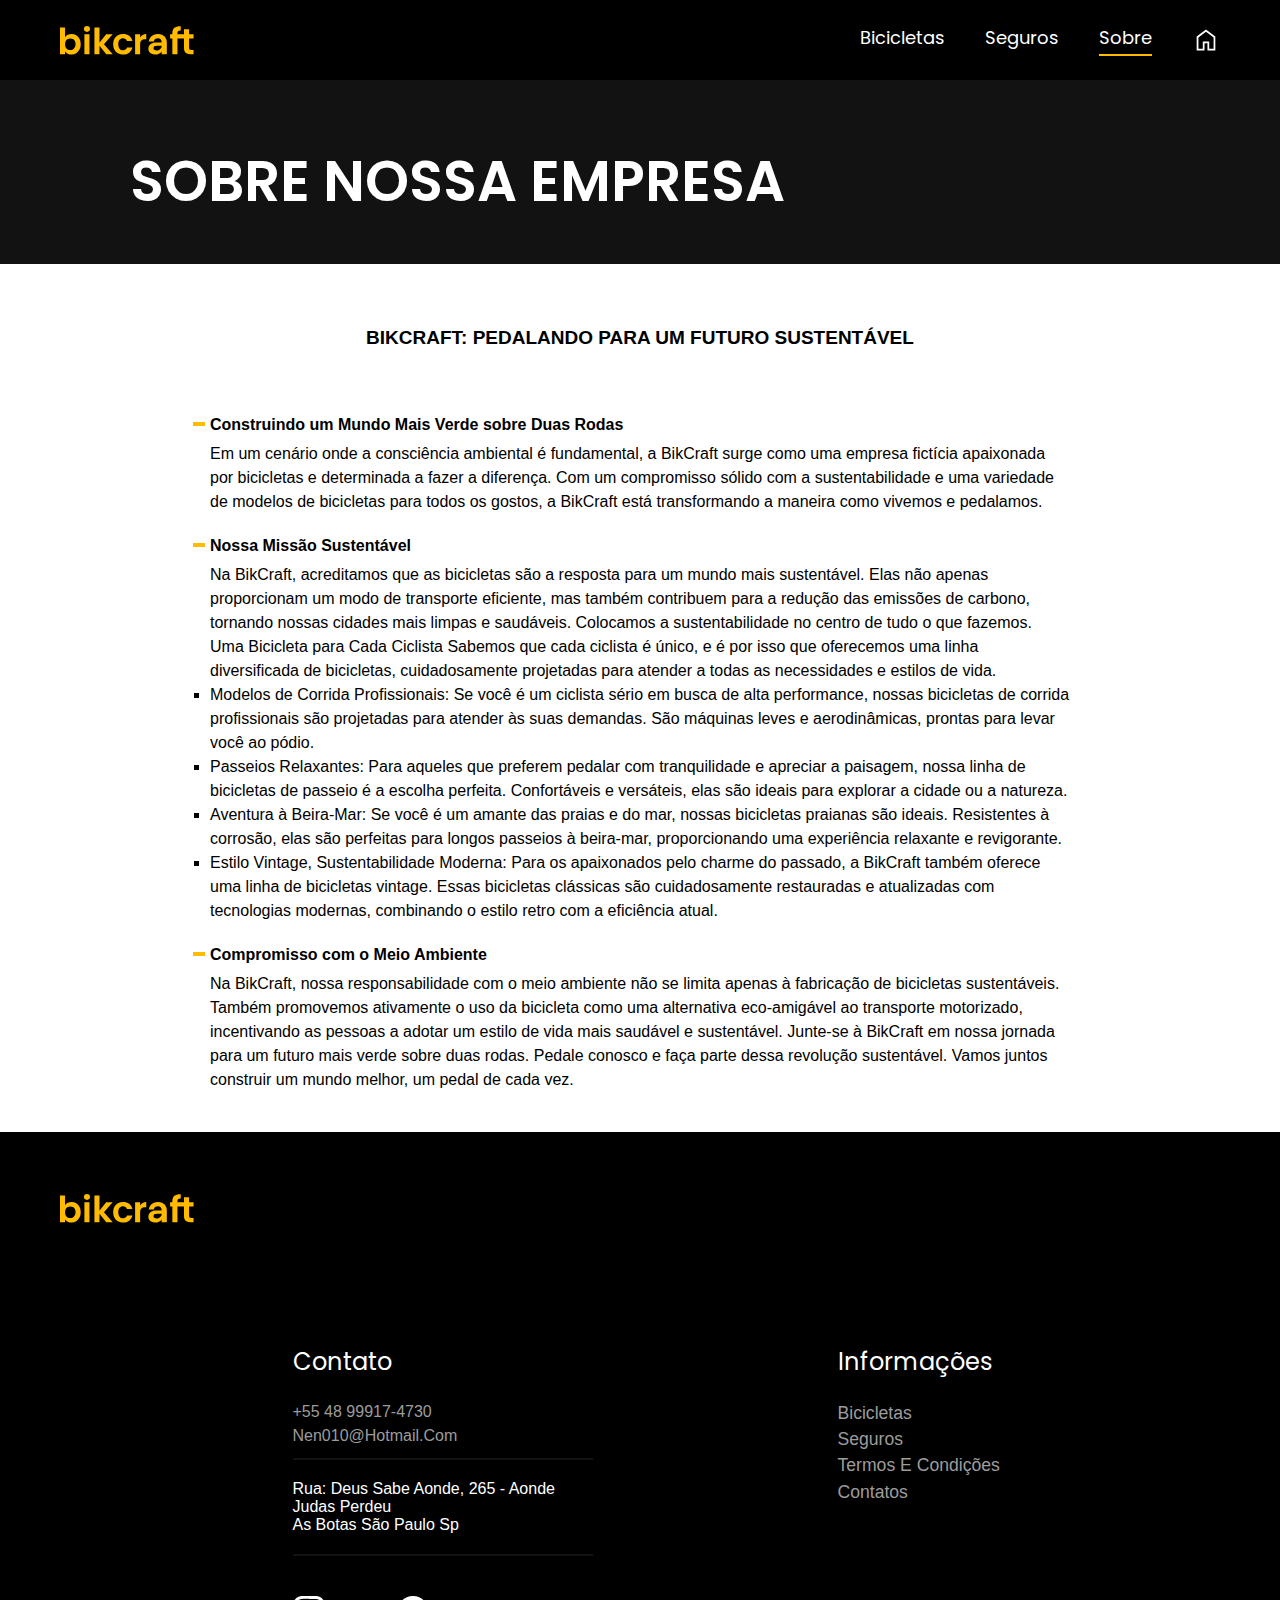
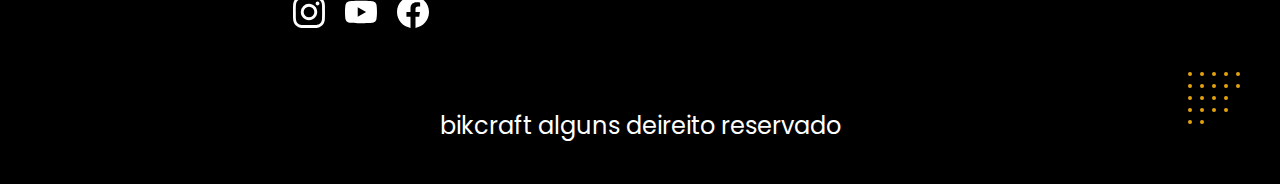
<file: sobre.html>
<!DOCTYPE html>
<html lang="pt-br">

<head>
    <meta charset="UTF-8">
    <meta name="viewport" content="width=device-width, initial-scale=1.0">
    <title>Bikcraft - Sobre Nossa Empresa</title>
    <meta name="description"
        content="Bicicletas elétricas de alta precisão e qualidade,  feitas sob medida para o cliente. Explore o mundo na sua velocidade com a Bikcraft.">

    <link rel="stylesheet" href="./css/style.min.css">
    <link rel="preconnect" href="https://fonts.googleapis.com">
    <link rel="preconnect" href="https://fonts.gstatic.com" crossorigin>
    <link
        href="https://fonts.googleapis.com/css2?family=Poppins:wght@400;600&family=Roboto:wght@400;500;700&display=swap"
        rel="stylesheet">
    <link rel="icon" href="./favicon.svg" type="image/svg+xml">
    <script>document.documentElement.classList.add('javascript');</script>
</head>

<body>
    <header class="header-bg">
        <div class="conteiner  header">
            <a href="/index.html">
                <img src="./img/bikcraft.svg" alt="Bikcraft">
            </a>

            <nav aria-label="primaria">
                <ul class="header-menu font-1-m cor-1">
                    <li class="has-submenu">
                        <a href="bicicletas.html">Bicicletas</a>
                        <ul class="submenu">
                            <li><a href="/nimbus.html">Nimbus</a></li>
                            <li><a href="/magic.html">Magic</a></li>
                            <li><a href="/nebula.html">Nebula</a></li>
                        </ul>
                    </li>

                    <li class="has-submenu">
                        <a href="/seguros.html">Seguros</a>
                        <ul class="submenu">
                            <li><a href="/orcamento.html">Orçamento</a></li>
                        </ul>
                    </li>

                    <li class="has-submenu active">
                        <a href="./sobre.html">Sobre</a>
                        <ul class="submenu">
                            <li><a href="/termos.html">Termo</a></li>
                            <li><a href="/contato.html">Contato</a></li>
                        </ul>
                    </li>
                    <a class="home" href="index.html"><img src="../img/icones/home copy.svg" alt="inicio"></a>
                </ul>
            </nav>
        </div>
    </header>
    <article>
        <div class="titulo-pag-segundaria">
            <h1 class="font-1_5-xl  cor-1">Sobre nossa empresa</h1>
        </div>
        <div class="conteiner conteudo-sobre">
            <p class="texto-sobre1 font-2-l cor-2">
            <h3>BikCraft: Pedalando para um Futuro Sustentável</h3>

            <h4>Construindo um Mundo Mais Verde sobre Duas Rodas</h4>
            Em um cenário onde a consciência ambiental é fundamental, a BikCraft surge como uma empresa fictícia
            apaixonada por
            bicicletas e determinada a fazer a diferença. Com um compromisso sólido com a sustentabilidade e uma
            variedade de
            modelos de bicicletas para todos os gostos, a BikCraft está transformando a maneira como vivemos e
            pedalamos.

            <h4>Nossa Missão Sustentável</h4>
            Na BikCraft, acreditamos que as bicicletas são a resposta para um mundo mais sustentável. Elas não apenas
            proporcionam
            um modo de transporte eficiente, mas também contribuem para a redução das emissões de carbono, tornando
            nossas cidades
            mais limpas e saudáveis. Colocamos a sustentabilidade no centro de tudo o que fazemos.
            Uma Bicicleta para Cada Ciclista
            Sabemos que cada ciclista é único, e é por isso que oferecemos uma linha diversificada de bicicletas,
            cuidadosamente
            projetadas para atender a todas as necessidades e estilos de vida.
            </p>

            <ul>
                <li>Modelos de Corrida Profissionais: Se você é um ciclista sério em busca de alta performance, nossas
                    bicicletas de
                    corrida profissionais são projetadas para atender às suas demandas. São máquinas leves e
                    aerodinâmicas, prontas para
                    levar você ao pódio.
                </li>
                <li>Passeios Relaxantes: Para aqueles que preferem pedalar com tranquilidade e apreciar a paisagem,
                    nossa linha de
                    bicicletas de passeio é a escolha perfeita. Confortáveis e versáteis, elas são ideais para explorar
                    a cidade ou a
                    natureza.
                </li>
                <li>Aventura à Beira-Mar: Se você é um amante das praias e do mar, nossas bicicletas praianas são
                    ideais. Resistentes à
                    corrosão, elas são perfeitas para longos passeios à beira-mar, proporcionando uma experiência
                    relaxante e revigorante.
                </li>
                <li>Estilo Vintage, Sustentabilidade Moderna: Para os apaixonados pelo charme do passado, a BikCraft
                    também oferece uma
                    linha de bicicletas vintage. Essas bicicletas clássicas são cuidadosamente restauradas e atualizadas
                    com tecnologias
                    modernas, combinando o estilo retro com a eficiência atual.
                </li>
            </ul>
            <p class="texto-sobre2 font-2-l">
            <h4>Compromisso com o Meio Ambiente</h4>
            Na BikCraft, nossa responsabilidade com o meio ambiente não se limita apenas à fabricação de bicicletas
            sustentáveis.
            Também promovemos ativamente o uso da bicicleta como uma alternativa eco-amigável ao transporte motorizado,
            incentivando
            as pessoas a adotar um estilo de vida mais saudável e sustentável.
            Junte-se à BikCraft em nossa jornada para um futuro mais verde sobre duas rodas. Pedale conosco e faça parte
            dessa
            revolução sustentável. Vamos juntos construir um mundo melhor, um pedal de cada vez.
            </p>
        </div>
    </article>


    <footer class="footer-bg">
        <div class="conteiner">
            <div class="img-logo-footer">
                <a href="index.html"><img src="/img/bikcraft.svg" alt="logo-bike"></a>
            </div>
            <div class="footer-conteudo">
                <div class="footer-contato">
                    <h3 class="font-1-l">contato</h3>
                    <ul>
                        <li><a href="tel:+5548999174757">+55 48 99917-4730</a></li>
                        <li><a href="milto:nen010@hotmail.com">nen010@hotmail.com</a></li>
                    </ul>

                    <p>rua: deus sabe aonde, 265 - aonde judas perdeu <br>as botas
                        são Paulo sp</p>

                    <div class="footer-rede">
                        <a href=""><img src="/img/redes/instagram.svg" alt="insta"></a>
                        <a href=""><img src="/img/redes/youtube.svg" alt="youtube"></a>
                        <a href=""><img src="img/redes/facebook.svg" alt="face"></a>
                    </div>
                </div>
                <div class="footer-informacao">
                    <h3 class="font-1-l">Informações</h3>
                    <ul>
                        <li><a href="./">bicicletas</a></li>
                        <li><a href="./">seguros</a></li>
                        <li><a href="termos.html">termos e condições</a></li>
                        <li><a href="./">contatos</a></li>
                    </ul>
                </div>
            </div>
            <p class="direitos-reservado font-1-l">bikcraft alguns deireito reservado</p>
        </div>
    </footer>

    <script src="./javascript/script.js"></script>
</body>

</html>
</file>
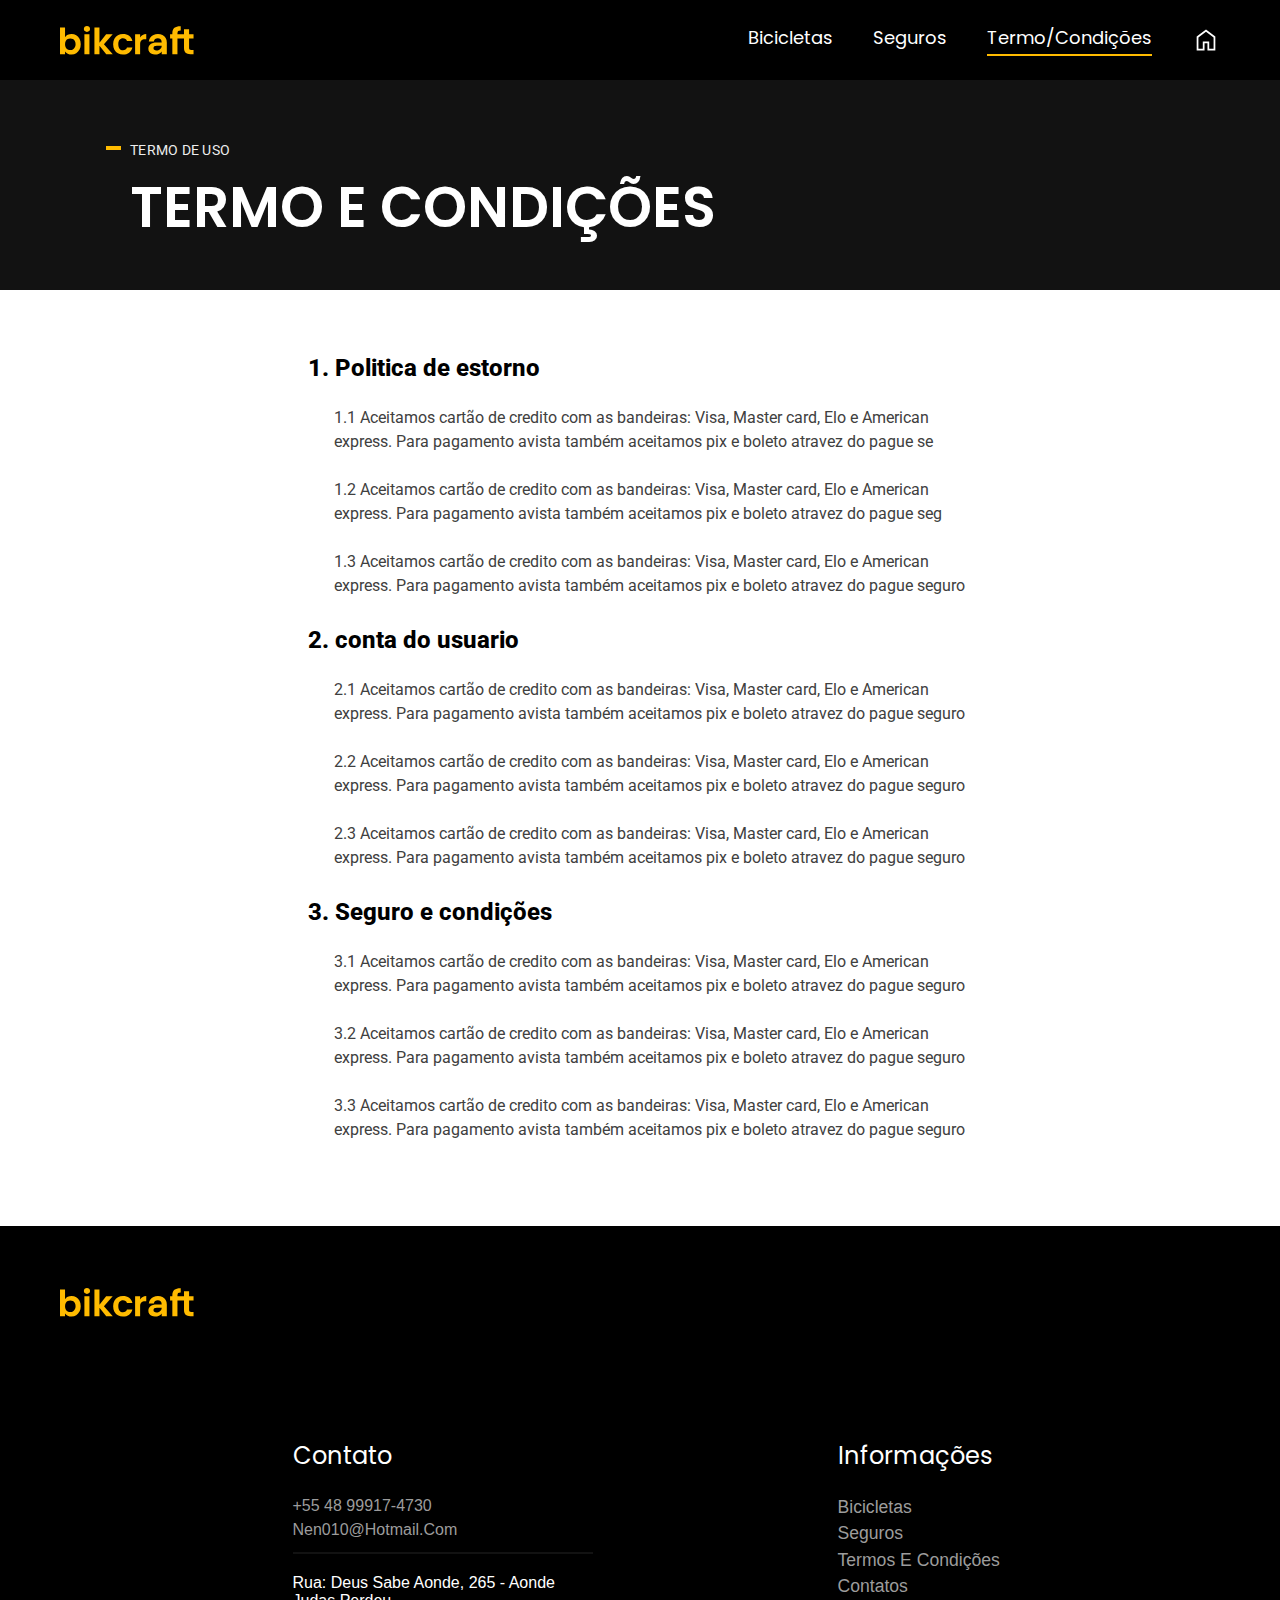
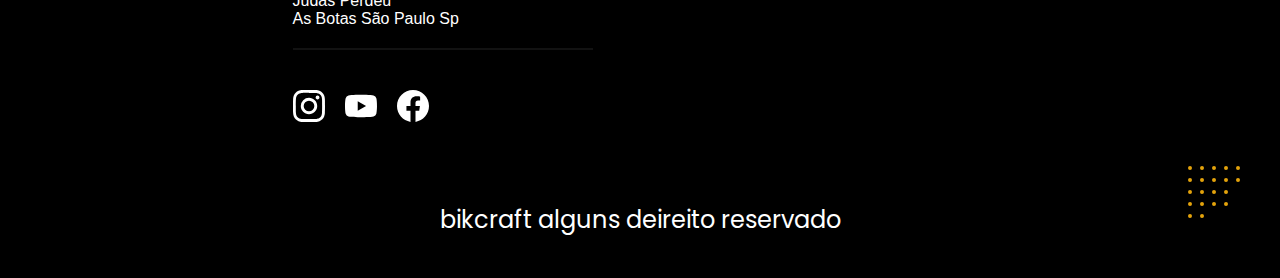
<file: termos.html>
<!DOCTYPE html>
<html lang="pt-br">

<head>
    <meta charset="UTF-8">
    <meta name="viewport" content="width=device-width, initial-scale=1.0">
    <title>Termos & condições | bikecrafet</title>
    <meta name="description" content="termos e condiçoes relacionado a forma de pagamento .">

    <link rel="stylesheet" href="./css/style.min.css">
    <link rel="preconnect" href="https://fonts.googleapis.com">
    <link rel="preconnect" href="https://fonts.gstatic.com" crossorigin>
    <link
        href="https://fonts.googleapis.com/css2?family=Poppins:wght@400;600&family=Roboto:wght@400;500;700&display=swap"
        rel="stylesheet">
    <link rel="icon" href="./favicon.svg" type="image/svg+xml">
    <script>document.documentElement.classList.add('javascript');</script>
</head>

<body>
    <header class="header-bg">
        <div class="conteiner  header">
            <a href="./">
                <img src="./img/bikcraft.svg" alt="Bikcraft">
            </a>

            <nav aria-label="primaria">
                <ul class="header-menu font-1-m cor-1">
                    <li class="has-submenu">
                        <a href="/bicicletas.html">Bicicletas</a>
                        <ul class="submenu">
                            <li><a href="/nimbus.html">Nimbus</a></li>
                            <li><a href="/nimbus.html">Nebula</a></li>
                            <li><a href="/magic.html">Magic</a></li>
                        </ul>
                    </li>

                    <li class="has-submenu">
                        <a href="/seguros.html">Seguros</a>
                        <ul class="submenu">
                            <li><a href="/orcamento.html">Orçamento</a></li>
                        </ul>
                    </li>

                    <li class="has-submenu active">
                        <a href="./termos.html">Termo/Condições</a>
                        <ul class="submenu">
                            <li><a href="/contato.html">Contato</a></li>
                            <li><a href="/sobre.html">Sobre</a></li>
                        </ul>
                    </li>
                    <a class="home" href="index.html"><img src="../img/icones/home copy.svg" alt="inicio"></a>

                </ul>
            </nav>
        </div>
    </header>
    <main>
        <div class="titulo-pag-segundaria">
            <span class="font-2-xs cor-2">Termo de uso</span>
            <h1 class="font-1_5-xl cor-1">Termo e condições</h1>
        </div>
        <div class="conteiner ">
            <div class="corpo-termo">
                <div class="conteudo-termo">
                    <h3 class="font-2-l cor-12">1. Politica de estorno</h3>
                    <p class="font-2-s cor-9"> 1.1 Aceitamos cartão de credito com as bandeiras: Visa, Master card, Elo
                        e
                        American express. Para
                        pagamento avista
                        também aceitamos pix e boleto atravez do pague se
                    </p>

                    <p class="font-2-s cor-9"> 1.2 Aceitamos cartão de credito com as bandeiras: Visa, Master card, Elo
                        e American express.
                        Para pagamento avista
                        também aceitamos pix e boleto atravez do pague seg
                    </p>

                    <p class="font-2-s cor-9"> 1.3 Aceitamos cartão de credito com as bandeiras: Visa, Master card, Elo
                        e American express.
                        Para pagamento avista
                        também aceitamos pix e boleto atravez do pague seguro
                    </p>
                </div>
                <div class="conteudo-termo">
                    <h3 class="font-2-l  cor-12">2. conta do usuario</h3>
                    <p class="font-2-s cor-9">2.1 Aceitamos cartão de credito com as bandeiras: Visa, Master card, Elo e
                        American
                        express. Para pagamento avista
                        também aceitamos pix e boleto atravez do pague seguro</p>

                    <p class="font-2-s cor-9">2.2 Aceitamos cartão de credito com as bandeiras: Visa, Master card, Elo e
                        American
                        express. Para pagamento avista
                        também aceitamos pix e boleto atravez do pague seguro</p>

                    <p class="font-2-s cor-9">2.3 Aceitamos cartão de credito com as bandeiras: Visa, Master card, Elo e
                        American
                        express. Para pagamento avista
                        também aceitamos pix e boleto atravez do pague seguro
                    </p>
                </div>
                <div class="conteudo-termo">
                    <h3 class="font-2-l  cor-12">3. Seguro e condições</h3>
                    <p class="font-2-s cor-9"> 3.1 Aceitamos cartão de credito com as bandeiras: Visa, Master card, Elo
                        e
                        American express. Para pagamento avista
                        também aceitamos pix e boleto atravez do pague seguro</p>
                    <p class="font-2-s cor-9">
                        3.2 Aceitamos cartão de credito com as bandeiras: Visa, Master card, Elo e American express.
                        Para
                        pagamento avista
                        também aceitamos pix e boleto atravez do pague seguro</p>

                    <p class="font-2-s cor-9"> 3.3 Aceitamos cartão de credito com as bandeiras: Visa, Master card, Elo
                        e
                        American express. Para pagamento avista
                        também aceitamos pix e boleto atravez do pague seguro
                    </p>
                </div>
            </div>
        </div>
    </main>





    <footer class="footer-bg">
        <div class="conteiner">
            <div class="img-logo-footer">
                <a href="index.html"><img src="/img/bikcraft.svg" alt="logo-bike"></a>
            </div>
            <div class="footer-conteudo">
                <div class="footer-contato">
                    <h3 class="font-1-l">contato</h3>
                    <ul>
                        <li><a href="tel:+5548999174757">+55 48 99917-4730</a></li>
                        <li><a href="milto:nen010@hotmail.com">nen010@hotmail.com</a></li>
                    </ul>

                    <p>rua: deus sabe aonde, 265 - aonde judas perdeu <br>as botas
                        são Paulo sp</p>

                    <div class="footer-rede">
                        <a href=""><img src="/img/redes/instagram.svg" alt="insta"></a>
                        <a href=""><img src="/img/redes/youtube.svg" alt="youtube"></a>
                        <a href=""><img src="img/redes/facebook.svg" alt="face"></a>
                    </div>
                </div>
                <div class="footer-informacao">
                    <h3 class="font-1-l">Informações</h3>
                    <ul>
                        <li><a href="./">bicicletas</a></li>
                        <li><a href="./">seguros</a></li>
                        <li><a href="./">termos e condições</a></li>
                        <li><a href="./">contatos</a></li>
                    </ul>
                </div>
            </div>
            <p class="direitos-reservado font-1-l">bikcraft alguns deireito reservado</p>
        </div>
    </footer>

    <script src="./javascript/script.js"></script>
</body>

</html>
</file>
<file: css/style.min.css>
body{margin:0;font-family:Arial,Helvetica,sans-serif}h1,h2,h3,h4,p,ul{margin:0}ul{padding:0;list-style:none}a{text-decoration:none;color:inherit}img{max-width:100%;display:block}img[src$=".jpg"]{border-radius:8px}.font-1-xs{font:400 12px/1.35 Poppins,sans-serif}.font-1-s{font:400 16px/1.5 Poppins,sans-serif}.font-1-m,.font-1-m-b{font:400 1.125rem/1.35 Poppins,sans-serif}.font-1-m-b{font-weight:600}.font-1-l{font:400 1.5rem/1.5 Poppins,sans-serif}.font-2-l-b{font-weight:500;letter-spacing:.015em;text-transform:uppercase}.font-1-xl{font:600 2.5rem/1.25 Poppins,sans-serif}.font-1_5-xl{font:600 3.5rem/1.50 Poppins,sans-serif}.font-2-xl{font:600 4rem/1.125 Poppins,sans-serif}.font-2-xs{font:400 .875rem/1.43 Roboto,sans-serif}.font-2-s{font:400 1rem/1.5 Roboto,sans-serif}.font-2-m{font:500 1.125rem/1.35 Roboto,sans-serif}.font-2-l,.font-2-l-b{font:400 1.5rem/1.5 Roboto,sans-serif}.font-2-xl{font:500 2rem/1.25 Roboto,sans-serif}@media (max-width:1024px){.font-2-xl{font-size:2.225rem}.font-1-xl{font-size:2rem}.font-2-m{font-size:.875rem}.font-1_5-xl{font-size:1rem}.font-2-l,.font-2-l-b{font-size:1.125rem}}@media (max-width:50rem){.font-2-xl{font-size:32px}.font-1-xl,.font-2-xl{font-size:24px}}@media (max-width:768px){.font-1-l{font-size:18px}}:root{--cor-1:#ffffff;--cor-2:#EDEDED;--cor-3:#DEDEDE;--cor-4:#CCCCCC;--cor-5:#b2b2b2;--cor-6:#9C9C9C;--cor-7:#707070;--cor-8:#595959;--cor-9:#404040;--cor-10:#2E2E2E;--cor-11:#121212;--cor-12:#000000;--cor-p1:#FFBB00;--cor-p2:#E5A40B;--cor-p3:#A66F00;--cor-p4:#664400;--cor-p5:#332200}.cor-1{color:var(--cor-1)}.cor-2{color:var(--cor-2)}.cor-3{color:var(--cor-3)}.cor-4{color:var(--cor-4)}.cor-5{color:var(--cor-5)}.cor-6{color:var(--cor-6)}.cor-7{color:var(--cor-7)}.cor-8{color:var(--cor-8)}.cor-9{color:var(--cor-9)}.cor-10{color:var(--cor-10)}.cor-11{color:var(--cor-11)}.cor-12{color:var(--cor-12)}.cor-p1{color:var(--cor-p1)}.cor-p2{color:var(--cor-p2)}.cor-p3{color:var(--cor-p3)}.cor-p4{color:var(--cor-p4)}.cor-p5{color:var(--cor-p5)}.form{display:grid;grid-template-columns:1fr 1fr;gap:20px}.form label{display:block;font:400 1rem/1.5 Poppins,sans-serif;margin-bottom:2px}.form .expandir-2{grid-column:span 2}.form input[type=email],.form input[type=text],.form textarea{font:300 1rem/1.5 Roboto,sans-serif;background-color:var(--cor-2);border:1px solid var(--cor-3);padding:12px;width:100%;box-sizing:border-box;border-radius:3px}.form input[type=email]:focus,.form input[type=text]:focus,.form textarea:focus{outline:0;border-color:var(--cor-p2);background-color:var(--cor-1);box-shadow:0 0 0 2px #fea}@media(max-width:600px){.form{grid-template-columns:1fr}.form .expandir-2{grid-column:1}}.javascript .fadeInDown{transform:translate3d(0,-20px,0)}.javascript .fadeInUp{transform:translate3d(0,20px,0)}.javascript .fadeInRight{transform:translate3d(20px,0,0)}.javascript .fadeInLeft{transform:translate3d(-20px,0,0)}.javascript [data-anime]{opacity:0}.javascript .anime{opacity:1;transform:none;transition:transform .8s,opacity 1.8s}.header-bg{background-color:var(--cor-12)}.header{display:flex;flex-wrap:wrap;gap:20px;justify-content:space-between;align-items:center;padding-top:10px;padding-bottom:10px}.header-menu{display:flex;flex-wrap:wrap;gap:40px}.header-menu a{color:var(--cor-1);display:inline-block;padding:16px 0;font-size:18px;position:relative}.header-menu a::after{content:"";display:block;height:2px;width:0;background-color:var(--cor-p1);margin-top:4px;transition:.3s;position:absolute}.header-menu a.ativo::after,.header-menu a:hover:after{width:100%}.home{display:inline-block;line-height:normal}.header-menu .has-submenu{position:relative}.header-menu .submenu{display:none;position:absolute;top:100%;left:0}.header-menu .has-submenu:hover .submenu{display:block}.header-menu .submenu li{margin:-20px 0}.header-menu .submenu a{color:var(--cor-1);text-decoration:none;font-size:15px;display:block}.header-menu .submenu a:hover{color:var(--cor-p1)}@media (max-width:1024px){.submenu{display:none}}@media (max-width:800px){.header-menu{gap:20px}.header-menu a{background:var(--cor-11);padding:12px 16px;border-radius:4px}.header-menu a:hover{background-color:var(--cor-10)}.header-menu .submenu a{background-color:var(--cor-11);font-size:12px;padding:10px;margin-top:20px}.header a:after{display:none}}@media (max-width:600px){.header-menu{gap:12px}.header-menu a{padding:8px 12px;font-size:14px}.header img{max-width:90px}}@media (max-width:375px){#-home{display:none}.active{display:none}}.footer-bg{padding-top:60px;background:var(--cor-12) url(/img/dec/bottom-right-p.svg) no-repeat right 40px bottom 60px;color:var(--cor-1)}.img-logo-footer{padding-bottom:120px}.footer-conteudo{display:flex;flex-direction:row;justify-content:space-around;gap:80px;padding-left:150px}.footer-contato{max-width:300px}.footer-informacao{padding-bottom:10px;width:300px}.footer-contato li:nth-child(2n+2)::after{content:"";display:block;max-width:370px;height:2px;background-color:var(--cor-11);margin-top:10px}.footer-informacao a{font-size:1.1rem;text-transform:capitalize;color:var(--cor-6)}.footer-conteudo a:hover{color:var(--cor-1)}.footer-conteudo h3{padding-bottom:20px;text-transform:capitalize}.footer-conteudo ul li a{line-height:1.5;text-transform:capitalize;color:var(--cor-6)}.footer-contato p{padding:20px 0;text-transform:capitalize}.footer-contato p:nth-child(1n+1)::after{content:"";display:block;max-width:370px;height:2px;background-color:var(--cor-11);margin-top:20px}.footer-rede{display:flex;padding:20px 0 80px;gap:20px;line-height:normal;text-transform:capitalize}.footer-rede a img:hover{box-shadow:0 0 10px var(--cor-p1);padding:10;border-radius:10px}.direitos-reservado{text-align:center;padding-bottom:40px}@media(max-width:1024px){.footer-conteudo{display:flex;flex-direction:row;justify-content:right;align-items:start}.footer-contato{width:400px}.footer-informacao{padding-bottom:40px;width:400px}}@media (max-width:768px){.img-logo-footer{width:140px;padding-bottom:70px}.footer-conteudo{display:grid;grid-template-columns:auto;justify-content:center;align-items:center;gap:20px;padding-left:0}.footer-contato{display:flex;flex-direction:column;justify-content:center;align-items:center;text-align:center;margin-bottom:-20px}.footer-informacao{padding-bottom:40px;width:300px;text-align:center}}@media (max-width:600px){.img-logo-footer{width:120px;padding-bottom:70px}.footer-conteudo{display:grid;grid-template-columns:auto;justify-content:center;align-items:center;gap:20px}.footer-contato{display:flex;flex-direction:column;justify-content:center;align-items:center;text-align:center;margin-bottom:-30px}.footer-informacao{padding-bottom:40px;width:300px;text-align:center}}@media(max-width:375px){.footer-bg{padding-top:20px}.img-logo-footer{width:90px;padding:20px 0 70px}.footer-conteudo{display:grid;grid-template-columns:auto;justify-content:center;align-items:center;gap:20px}.footer-contato{display:flex;flex-direction:column;justify-content:center;align-items:center;text-align:center;margin-bottom:-40px}.footer-informacao{padding-bottom:40px;width:300px;text-align:center}}.conteiner{box-sizing:border-box;max-width:1200px;padding-left:20px;padding-right:20px;margin-left:auto;margin-right:auto}.conteinerMedio{box-sizing:border-box;max-width:1100px;padding-left:40px;padding-right:20px;margin-left:auto;margin-right:auto}.titulo-pag-segundaria{display:grid;grid-template-rows:1fr;justify-content:start;gap:6px;background-color:var(--cor-11);padding:60px 0 40px 130px;margin-bottom:60px}.titulo-pag-segundaria span{display:block;letter-spacing:.0169rem;text-transform:uppercase;position:relative}.titulo-pag-segundaria span::before{content:"";display:block;width:15px;height:4px;background-color:var(--cor-p1);position:absolute;left:-24px;top:6px}.titulo-pag-segundaria h1{text-transform:uppercase}.botao{display:inline-block;padding:1rem 2rem;background-color:var(--cor-p1);border-radius:.25rem;box-shadow:0 .0625rem .125rem rgba(0,0,0,.1);text-transform:uppercase;color:var(--cor-p5);font:600 18px/1.35 Poppins,sans-serif;border:none;cursor:pointer}.botao:hover{background-color:var(--cor-p3);color:var(--cor-1)}.seta{display:flex;align-items:center;color:var(--cor-p5)}.botao.seta::after{content:"";display:inline-block;width:18px;height:10px;margin-left:12px;background-image:url(/img/icones/seta.svg);transition:transform .5s}.botao.seta:hover::after{transform:translateX(8px)}.link-direto{font-size:2rem;font-style:normal;font-weight:bolder;line-height:normal;text-transform:capitalize;text-decoration:underline;cursor:pointer;margin-bottom:30px}.link-direto:hover{color:var(--cor-p4)}@media(max-width:1024px){.titulo-pag-segundaria{margin-bottom:60px;justify-content:center}.titulo-pag-segundaria span::before{display:none}.titulo-pag-segundaria span{text-align:center}}@media(max-width:769px){.titulo-pag-segundaria{text-align:center;padding:40px 0 10px 0;justify-content:center}.titulo-pag-segundaria span::before{display:none}.corpo-termo{padding:40px}}@media(max-width:415px){.titulo-pag-segundaria{display:block;padding:15px}}@media (max-width:600px){.botao{padding:.75rem 1rem;font-size:1rem}}@media(max-width:375px){.botao{padding:12px 12px;font-size:1rem;margin:0 auto}}.introducao-bg{background:var(--cor-12);color:var(--cor-0);box-shadow:inset 0 -120px var(--cor-1);margin-bottom:60px}.introducao{display:grid;grid-template-columns:1fr 1fr;gap:0 40px}.introducao-conteudo{align-self:end;padding-bottom:200px}.introducao img{width:100%;height:100%;object-fit:cover;border-radius:4px}.introducao h1{margin-bottom:32px;color:var(--cor-1)}.introducao p{margin-bottom:20px;color:var(--cor-5)}@media (max-width:800px){.introducao-bg{background:var(--cor-11);padding-top:40px;box-shadow:inset 0 -60px var(--cor-1)}.introducao{grid-template-columns:1fr;gap:32px}.introducao-conteudo{padding-bottom:0}.introducao h1{margin-bottom:16px}.introducao img{height:300px;width:100%}}.tecnologia-bg{background:var(--cor-11);box-shadow:inset 0 7.5rem var(--cor-1),inset 0 -7.5rem var(--cor-1);margin-bottom:60px}.tecnologia{display:grid;grid-template-columns:1fr 1fr;gap:0 2.5rem;padding-top:120px}.tecnologia-conteudo{align-self:end;padding-bottom:12.5rem}.tecnologia img{width:100%;height:100%;object-fit:cover;border-radius:.25rem;margin-top:-50px}.tecnologia h4{padding-top:1.25rem;font-size:1.5rem;padding-bottom:40px;display:flex;align-items:center;text-transform:capitalize}.tecnologia h4::before{content:'';display:inline-block;width:1.625rem;height:.5rem;background:var(--cor-p1);margin-right:.5rem}.tecnologia-conteudo h2{padding-bottom:60px;line-height:1.1}.tecnologia p{margin-bottom:1.25rem;color:var(--cor-5)}.tecnologia-info{margin-top:5.5rem;display:grid;grid-template-columns:1fr 1fr;gap:3.75rem}.motor-rastreador{align-items:center}.motor-rastreador h3{text-transform:uppercase;width:max-content;padding:10px 0}.tecnologia-info img{display:inline;padding:0 .625rem 0 0}.tecnologia-info p{max-width:12.5rem;padding-top:.625rem}@media (max-width:800px){.tecnologia-bg{background:var(--cor-11);padding-top:2.5rem;box-shadow:none}.tecnologia{grid-template-columns:1fr;gap:1rem;padding-top:0}.tecnologia-info{margin-top:60px}.tecnologia-conteudo{padding-bottom:40px}.tecnologia h4{padding-top:5px;font-size:1.5rem;padding-bottom:40px;display:flex;align-items:center;text-transform:capitalize}.tecnologia h2{padding-bottom:20px}.tecnologia a{font-size:1.5rem;padding-bottom:10px}.motor-rastreador{display:block;padding-bottom:40px}.tecnologia img{height:300px;width:100%}}@media (max-width:414px){.tecnologia-conteudo ul{margin:40px 0 60px 0;display:block;width:400px}.tecnologia-conteudo ul li span{padding-bottom:40px}.tecnologia a{font-size:1.2rem}.tecnologia span img{display:none}}@media(max-width:375px){.tecnologia-conteudo h2{padding-bottom:120px;margin:0 8px}.tecnologia-conteudo p{padding-bottom:20px}.tecnologia-info{display:grid;grid-template-columns:1fr;gap:0}.tecnologia-info img{display:none}.motor-rastreador h3{padding-top:20px}.motor-rastreador{padding-bottom:20px}.tecnologia img{padding:20px 0 60px}}.parceiro-conteudo{position:relative;padding-bottom:60px}.parceiro-conteudo h2{text-transform:capitalize;padding:20px 0 80px 0;display:flex;align-items:center}.parceiro-conteudo h2::before{content:'';display:inline-block;width:1.625rem;height:.5rem;background:var(--cor-p1);margin-right:.5rem}.parceiro-conteudo ul{display:grid;grid-template-columns:1fr 1fr 1fr 1fr;gap:10px;align-items:center}.parceiro-conteudo li{padding:20px 0 40px 0}.parceiro-conteudo img{margin:0 auto}.parceiro-conteudo h2{grid-column:1 5}@media(max-width:800px){.parceiros-bg{margin-top:20px;padding-bottom:20px}.parceiro-conteudo ul{display:grid;grid-template-columns:1fr 1fr;gap:10px;align-items:center}.parceiro-conteudo h2{text-transform:capitalize;padding:20px 0 40px 0;display:flex;align-items:center}.parceiro-conteudo h2::before{content:'';display:inline-block;width:1.125rem;height:.4rem;background:var(--cor-p1);margin-right:.5rem}.parceiro-conteudo ul img{width:150px}}@media(max-width:414px){.parceiro-conteudo img{width:20px;height:20px}}@media(max-width:375px){.parceiro-conteudo ul{display:grid;grid-template-columns:1fr;gap:10px;align-items:center}.parceiro-conteudo h2{text-transform:capitalize;padding:60px 0 120px 0;display:flex;align-items:center}.parceiro-conteudo img{width:20px;height:18px}}.relato-bg{background-color:var(--cor-p5)}.relato-conteudo{display:flex;gap:101px;padding:20px 101px 20px 10px}.relato-conteudo img{height:100%;object-fit:cover;border-radius:4px}.relato-conteudo h3{text-transform:capitalize;padding:50px 0 32px 50px}.relato-conteudo p{padding:10px 0 60px 0;text-transform:capitalize;font-family:Borel;position:relative}.relato-conteudo p::before{content:" “ ";position:absolute;top:-1.625rem;left:-2.8125rem;font-size:5rem;color:var(--cor-p4)}.relato-conteudo p::after{content:" ” ";position:absolute;bottom:.3125rem;left:26.25rem;font-size:5rem;color:var(--cor-p4)}#pessoa-relato{margin:60px 0 0 0;align-self:start;text-transform:capitalize}@media(max-width:1200px){.relato-conteudo h3{font-size:30px;padding:20px 0 32px 40px}.relato-conteudo p{padding:0 0 40px 0;font-size:20px}#pessoa-relato{margin:30px 0 0 0;align-self:start;text-transform:capitalize;font-size:22px}}@media(max-width:800px){.relato-conteudo{display:grid;grid-template-columns:1fr;gap:10px;padding:40px 60px;justify-self:center;text-align:center}.relato-conteudo p::before{content:" “ ";position:absolute;top:-1.625rem;left:-.665rem;font-size:4rem;color:var(--cor-p4)}.relato-conteudo p::after{content:" ” ";position:absolute;bottom:.1125rem;left:39.75rem;font-size:4rem;color:var(--cor-p4)}.relato-conteudo h3{font-size:24px;text-align:center;padding:20px}.relato-conteudo img{height:300px;width:100%;margin-bottom:0}#pessoa-relato{font-size:18px}}@media(max-width:600px){.relato-conteudo p::before{content:" “ ";position:absolute;top:-1.225rem;left:-1.365rem;font-size:3rem;color:var(--cor-p4)}.relato-conteudo p::after{content:" ” ";position:absolute;bottom:.9375rem;left:26rem;font-size:3rem}}.seguro-bg{background-color:var(--cor-11);bottom:60px}.seguro-corpo{display:grid;grid-template-columns:1fr 1fr}.inform-conteudo h2{grid-column:1/5;padding:60px 0 100px 0}.inform-conteudo h2::before{display:inline-block;content:"";width:30px;height:8px;background-color:var(--cor-p1);position:relative;top:-18px;left:-8px}.seguro-corpo{display:flex;flex-direction:row;justify-content:space-around;align-items:center}.seguro-corpo ul{padding-bottom:20px}.seguro-corpo ul li{display:flex;padding-bottom:10px;gap:8px;font-family:Roboto;font-size:20px;text-transform:capitalize;color:var(--cor-6)}.seguro-corpo li::before{content:'';width:13px;height:9px;display:block;top:6px;left:-4px;position:relative;background-image:url(../img/icones/lista.svg)}.prata{background-color:var(--cor-12);padding:20px;border-radius:13px;max-width:600px;margin-bottom:60px}.ouro{background-color:var(--cor-12);padding:20px;border-radius:13px;max-width:600px;margin-bottom:60px}.preco-ouro-prata{display:grid;grid-template-columns:1fr 1fr;gap:60px;align-items:center}.preco-ouro-prata h4{font-family:Poppins;font-size:36px;font-style:normal;font-weight:600;line-height:47px;text-transform:uppercase}.preco-ouro-prata p{text-align:right;font-family:Poppins;font-size:36px;font-style:normal;font-weight:600;line-height:47px;text-transform:capitalize}.preco-ouro-prata span{grid-column:2;margin-top:-65px;margin-bottom:40px;text-align:right;font-family:Poppins;font-size:16px;font-style:normal;font-weight:600;line-height:28px;text-transform:capitalize}.btn-escuro{display:inline-block;padding:1rem 2rem;background-color:var(--cor-11);border-radius:.25rem;box-shadow:0 .0625rem .125rem rgba(0,0,0,.1);text-transform:uppercase;color:var(--cor-1);font:600 18px/1.35 Poppins,sans-serif}.btn-escuro:hover{background-color:var(--cor-8);color:var(--cor-1);color:var(--cor-12)}@media(max-width:800px){.seguro-corpo h2{margin-bottom:-60px}.seguro-corpo{display:flex;flex-direction:column;text-align:center}.prata{background-color:var(--cor-12);padding:20px;border-radius:13px;max-width:400px}.ouro{background-color:var(--cor-12);padding:20px;border-radius:13px;max-width:400px}.inform-conteudo h2{grid-column:1/5;padding:40px 0 60px;text-align:center}.inform-conteudo h2::before{display:none}.seguro-corpo h4{font-size:20px}.seguro-corpo p{font-size:20px}.seguro-corpo span{font-size:10px;margin-top:-58px}.seguro-corpo ul{padding-bottom:80px}.seguro-corpo ul li{font-size:17px;width:600px}.seguro-corpo a{font-size:15px}}@media(max-width:600px){.btn-escuro{padding:.75rem 1rem;font-size:1rem}.inform-conteudo h2{padding-top:60px;margin-bottom:-40px;text-align:center}.seguro-corpo ul{padding-bottom:60px}.inform-conteudo h2::before{display:inline-block;content:"";width:6px;height:22px;background-color:var(--cor-p1);position:relative;top:0;left:-8px}}@media(max-width:375px){.inform-conteudo h2{padding-top:31px;margin-bottom:-37px}.seguro-corpo ul{padding-bottom:40px}.seguro-corpo ul li{font-size:17px;width:250px}.btn-escuro{padding:12px 12px;font-size:1rem;margin:0 auto}}.titulo-pag-segundaria{display:grid;grid-template-rows:1fr;justify-content:start;gap:6px;background-color:var(--cor-11);padding:60px 0 40px 130px;margin-bottom:60px}.corpo-termo{padding-bottom:60px}.conteudo-termo{display:block;max-width:41.5625rem;margin:0 auto}.conteudo-termo h3{font-weight:800;padding-bottom:20px}.conteudo-termo p{padding-bottom:24px;padding-left:1.625rem}@media(max-width:1024px){.titulo-pag-segundaria{padding:40px 0 10px 0;margin-bottom:60px;justify-content:center}}@media(max-width:769px){.titulo-pag-segundaria{text-align:center;padding:40px 0 10px 0;justify-content:center}.titulo-pag-segundaria span::before{display:none}.corpo-termo{padding:40px}}@media(max-width:415px){.titulo-pag-segundaria{display:block;padding:15px}}.bicicletas-lista{padding-top:40px;background:url(/img/dec/bottom-right-p.svg) no-repeat bottom 0 right 90px}.bicicletas-lista h2{margin:20px 0 40px 0}.bicicletas-lista a{display:block;margin-bottom:60px}.bicicletas-lista a:hover{transform:scale(1.05) rotate(-2deg);cursor:pointer}.bicicletas-lista ul{display:flex;gap:40px;padding:0 20px 20px 20px;max-height:1400px;margin-left:auto;margin-right:auto;overflow-x:auto}.bicicletas-lista li{flex:1;min-width:280px}.bicicletas-lista img{padding-bottom:10px}.bicicletas-lista h3{padding-bottom:10px;display:flex;align-items:center;text-transform:capitalize}.bicicletas-lista h3::before{content:'';display:inline-block;width:12px;height:8px;background:var(--cor-p1);margin-right:8px}.bicicletas-lista li span{padding-left:20px}@media (max-width:942px){.bicicletas-lista a:hover{transform:none;cursor:pointer}.bicicletas-lista a:hover h3::before{width:20px;transition:.2s}}@media (max-width:800px){.bicicletas-lista{padding-top:22px;padding-bottom:0;background:0 0}.bicicletas-lista ul{gap:20px}.bicicletas-lista a{margin-bottom:20px}.bicicletas-lista a:hover{transform:none;cursor:pointer}}.conteudo-bg{background:linear-gradient(to right,var(--cor-1) 30%,var(--cor-12) 30%)}.bicicleta-conteudo-pagina{display:grid;grid-template-columns:1fr 1fr;gap:40px;padding:60px 0;justify-items:center}.bicicleta-descricaoCard{display:grid;grid-template-columns:1fr auto}.bicicleta-descricaoCard h2,.bicicleta-descricaoCard p{grid-column:1/-1}.bicicleta-descricaoCard h2{margin-bottom:-30px;position:relative}.bicicleta-descricaoCard h2::before{content:"";width:14px;height:8px;background-color:var(--cor-p1);display:block;position:absolute;top:-6px}.bicicleta-descricaoCard p{margin-bottom:-20px}.bicicleta-descricaoCard a{place-self:end}.imgCards{position:relative}.imgCards span{background-color:var(--cor-12);padding:8px 16px 8px 8px;color:var(--cor-p1);display:inline-block;position:absolute;top:8px;right:0;border-radius:5px 0 0 5px}.bicicleta-descricaoCard ul{display:grid;gap:8px}.bicicleta-descricaoCard li{display:flex;gap:8px;align-items:center}.bicicleta-descricaoCard li img{width:24px}@media(max-width:1024px){.bicicleta-descricaoCard h2,.bicicleta-descricaoCard p{margin-bottom:20px}}@media(max-width:768px){.conteudo-bg{background:linear-gradient(var(--cor-1) 5%,var(--cor-12) 30%);padding:20px 0;margin-bottom:20px}.bicicleta-conteudo-pagina{grid-template-columns:1fr;padding:0 0 60px 0;text-align:center}.bicicleta-descricaoCard{grid-template-columns:1fr}.imgCards{margin-bottom:10px}.bicicleta-descricaoCard h2::before{display:none}.bicicleta-descricaoCard h2{margin-bottom:-10px;color:var(--cor-p1)}.bicicleta-descricaoCard p{padding:40px 0 20px 0}.bicicleta-descricaoCard ul{grid-template-columns:1fr 1fr;margin:0 auto;padding-bottom:46px;gap:30px;align-items:center}.bicicleta-descricaoCard a{place-self:center}}@media(max-width:375px){.bicicleta-descricaoCard ul{grid-template-columns:1fr;margin:0 auto;padding-bottom:46px;gap:30px;align-items:center}.conteudo-bg{background-color:var(--cor-12);margin-bottom:20px}}.bicicleta-nibus{display:grid;grid-template-columns:1fr 1fr;align-items:start;gap:40px;padding:0 0 10px;margin:10px}.bicicletas-lista{padding-bottom:60px}#bicicleta .titulo p{text-transform:uppercase}.bicicleta-imagens{display:flex;flex-wrap:wrap;gap:20px}.bicicleta-imagens img{flex:1;min-width:200px}.bicicleta-imagens img:first-child{min-width:100%}.bicicleta-conteudo>p{margin-bottom:32px}.bicicleta-comprar{display:grid;grid-template-columns:max-content auto;align-items:center;justify-items:start;gap:8px 12px;margin-bottom:40px}.bicicleta-comprar a{grid-row:span 2}.bicicleta-comprar span{display:flex;align-items:center;background-color:var(--cor-12);gap:8px;padding:4px 8px;border-radius:4px}.bicicleta-conteudo h2{text-transform:uppercase;letter-spacing:.015em;padding:5px;background-color:var(--cor-p1);color:var(--cor-11);border-radius:5px 5px 0 0}.bicicleta-ficha,.bicicleta-informacoes{padding:32px;background-color:var(--cor-12);border-radius:4px}.bicicleta-informacoes{margin-bottom:40px;display:grid;grid-template-columns:1fr 1fr;gap:32px}.bicicleta-informacoes img{width:24px;margin-bottom:8px}.bicicleta-informacoes h3{margin-bottom:8px}.bicicleta-ficha li{padding:4px 0;display:flex;justify-content:space-between;border-bottom:1px solid var(--cor-11)}.bicicleta-ficha li:last-child{border-bottom:none}.bicicleta-ficha span{color:var(--cor-6)}.bg-seguro-depoimento{background-color:var(--cor-11);margin-bottom:70px;box-shadow:inset 0 120px var(--cor-1),inset 0 -120px var(--cor-1)}.conteudobikeindividual{display:grid;grid-template-columns:1fr 1fr;gap:60px}.conteudobikeindividual img{width:100%;height:100%;object-fit:cover}.seguro-interno-conteudo{padding-top:160px;padding-bottom:160px}.seguro-interno-conteudo h3{margin-bottom:20px}.seguro-interno-conteudo p{padding-top:20px;margin-bottom:20px}.detalheamarelo{font-size:50px;color:var(--cor-p1)}@media (max-width:800px){.bicicleta-nibus{display:grid;grid-template-columns:1fr;align-items:center;gap:40px;padding:0 0 10px;margin:10px}.bicicleta-comprar{justify-content:space-evenly}.bicicleta{grid-template-columns:1fr;padding-top:40px;padding-bottom:40px}.bicicleta-imagens{grid-row:2}.bg-seguro-depoimento{background-color:var(--cor-11);margin-bottom:0;box-shadow:inset 0 -90px var(--cor-11)}.conteudobikeindividual{grid-template-columns:1fr}.seguro-interno-conteudo{grid-row:1;padding-bottom:20px;text-align:center;padding:40px 0 0}.interna-seguro-img{max-height:400px;padding:20px}}@media (max-width:600px){.has-submenu{margin-bottom:10px}}@media (max-width:400px){.bicicleta-informacoes{grid-template-columns:1fr}.bicicleta-conteudo{max-width:400px;width:100%;margin:0 auto;justify-items:center}.bicicleta-comprar{grid-template-columns:1fr;justify-items:center}.header-menu .home{display:none}.has-submenu{margin-bottom:75px}}@media (max-width:381px){.header-menu .home{display:none}}#orcamento{background:linear-gradient(var(--cor-11) 600px,var(--cor-1) 0)}.orcamento{display:grid;grid-template-columns:5fr 7fr;padding-bottom:120px}.orcamento h2{text-transform:uppercase;position:relative;display:flex;align-items:center}.orcamento h2::before{content:"";display:inline-block;width:4px;height:8px;background-color:var(--cor-p1);position:absolute;left:-12px}.orcamento-dados,.orcamento-produto{padding:60px;box-shadow:0 1px 2px rgba(0,0,0,.1)}.orcamento-produto{border-radius:5px 0 0 5px;background:var(--cor-12);display:grid;grid-template-columns:1fr 1fr;gap:20px;align-content:start}.orcamento-produto>*{grid-column:1/-1}.orcamento-produto>label{grid-column:initial}.orcamento-produto label{font:400 1rem/1.5 Poppins,sans-serif;color:var(--cor-4);background-color:var(--cor-10);padding:12px 16px;border-radius:4px;cursor:pointer;display:grid;grid-template-columns:auto 1fr auto;align-items:center;border:1px solid var(--cor-10)}.orcamento-produto input:checked+label{background:var(--cor-1);color:var(--cor-11)}.orcamento-produto label::before{content:"";display:inline-block;box-sizing:border-box;width:12px;height:12px;border:1px solid var(--cor-6);border-radius:50%;margin-right:8px}.orcamento-produto input:checked+label::before{border-color:var(--cor-7);box-shadow:inset 0 0 0 3px var(--cor-1),inset 0 0 0 6px var(--cor-7)}.orcamento-produto label:hover{background-color:var(--cor-9);border-color:var(--cor-9)}.orcamento-produto input:focus+label{box-shadow:0 0 0 2px var(--cor-p1);border-color:var(--cor-12)}.orcamento-produto label span{display:none}.orcamento-produto input:checked+label span{display:inline-block}.orcamento-produto input{opacity:0;position:absolute;pointer-events:none}.orcamento-dados{border-radius:0 5px 5px 0;background:var(--cor-1)}.orcamento-conteudo{display:none}.orcamento-conteudo h2,.orcamento-dados h2:nth-of-type(n+2){margin-top:20px}#bikcraft:checked~#orcamento-bikcraft,#seguro:checked~#orcamento-seguro{display:grid;gap:20px}.orcamento-detalhes{display:none;background:var(--cor-1);padding:20px;grid-template-columns:1fr 1fr;border-radius:4px;align-items:center}.orcamento-detalhes li{display:flex;align-items:center;margin-bottom:8px}.orcamento-detalhes li img{width:16px;margin-right:8px}.orcamento-produto input:checked+label+.orcamento-detalhes{display:grid}@media (max-width:1200px){.orcamento-dados,.orcamento-produto{padding:32px}}@media (max-width:800px){.orcamento{grid-template-columns:1fr}.orcamento-produto{border-radius:5px 5px 0 0}.orcamento-dados{border-radius:0 0 5px 5px}}@media (max-width:400px){.orcamento-produto{grid-template-columns:1fr}}.pag-seguros-bg{background-color:var(--cor-12);padding:20px 0 40px 0;margin-bottom:20px}.corpo-seguros{display:grid;grid-template-columns:1fr 1fr 1fr;gap:80px;padding-bottom:20px}.corpo-seguros h2{grid-column:1/-1;padding:60px 0}.conteudo-seguros h3{padding-bottom:8px}@media(max-width:1024px){.corpo-seguros{grid-template-columns:1fr 1fr;padding:0 90px 8px;margin:0 auto;text-align:center}.corpo-seguros img{margin:0 auto}.corpo-seguros h2{text-align:center;padding-bottom:10px}}@media(max-width:375px){.corpo-seguros{display:grid;grid-template-columns:1fr;gap:40px}.corpo-seguros h2{padding-bottom:10px}}.duvidasrespostas{margin-bottom:60px}.duvidasrespostas h2{margin:60px 0;text-transform:capitalize}.perguntaRespostas{margin:0 0 20px}.pergunta{display:flex;align-items:center;justify-content:space-between;background-color:var(--cor-2);padding:15px 0 15px 20px}.pergunta button{display:grid;grid-template-columns:auto 1fr auto;align-items:center;gap:8px;border:none}.pergunta button::before{content:"";display:inline-block;width:14px;height:6px;background-color:var(--cor-p1)}.pergunta::after{content:"";display:inline-block;width:18px;height:6px;margin-right:10px;background-image:url("/img/icones/seta-fechar.svg");background-repeat:no-repeat;transition:.5s}.pergunta.aberta::after{transform:rotate(180deg)}.javascript .resposta{display:none}.javascript .resposta.aberta{display:block}.resposta{display:none;padding:10px 45px}.resposta p{max-width:80ch}@media(max-width:1024px){.duvidasrespostas h2{text-align:center}.pergunta{display:flex;align-items:center;justify-content:space-between}}@media(max-width:375px){.setaAbrir{padding:10px}}#contato{background:linear-gradient(var(--cor-10) 600px,var(--cor-1) 0)}.contato-bg-titulo{margin:0}.contato{display:grid;grid-template-columns:5fr 7fr;padding:20px 0 120px}.contato-dados,.contato-formulario{padding:60px;box-shadow:0 1px 2px rgba(0,0,0,.1)}.contato-dados{border-radius:5px 0 0 5px;background:var(--cor-12)}.contato-formulario{border-radius:0 5px 5px 0;background:var(--cor-1)}.contato-dados h2{margin-bottom:60px}.contato-endereco{margin-bottom:32px;padding-left:28px;background:url("../img/icones/local.svg") no-repeat 0 2px}.contato-endereco p{margin-bottom:8px}.contato-meios a{display:block;max-width:max-content;margin-bottom:8px;padding-left:28px}.contato-meios a:hover{color:var(--cor-1)}.contato-meios a:first-child{background:url("../img/icones/email.svg") no-repeat 0 2px}.contato-meios a:nth-child(2){margin-bottom:32px}.contato-meios a:nth-child(3){background:url("../img/icones/telefone.svg") no-repeat 0 2px;margin-bottom:60px}.contato-redes{display:flex;gap:30px;padding-left:28px}@media (max-width:1024px){.contato-bg-titulo{padding-bottom:40px}.contato{padding:0}}@media (max-width:800px){.contato{grid-template-columns:1fr;padding:0}#contato{background-color:var(--cor-12)}.contato-bg-titulo{padding-bottom:20px}.contato-bg-titulo h2{padding-bottom:10px}.contato-dados h2{text-align:center;text-transform:uppercase;padding:20px 0}.contato-dados{grid-template-columns:1fr;align-items:center;justify-self:center;margin-bottom:40px}.contato-dados,.contato-formulario{padding:60px 60 20px}.contato-dados{border-radius:5px 5px 0 0}.contato-dados h2,.contato-meios a:nth-child(3){margin-bottom:32px}.contato-redes{margin-bottom:12px}}.conteudo-sobre{max-width:900px;line-height:1.5;padding-bottom:40px}.conteudo-sobre h3{font-size:19px;font-weight:700;text-align:center;padding-bottom:40px;text-transform:uppercase}.conteudo-sobre h4{font-size:16px;padding:20px 0 5px;font-weight:700;position:relative}.conteudo-sobre h4::before{content:" ";width:12px;height:4px;display:block;background:var(--cor-p1);position:absolute;top:29px;left:-17px}.conteudo-sobre p{color:#7fffd4;letter-spacing:2px}.conteudo-sobre li{list-style:square}.lojas-bg{background-color:var(--cor-3);padding:0 40px}.lojas{display:grid;grid-template-columns:1fr 1fr;gap:20px;padding:0 40px;margin-bottom:0 10px;align-items:center}.lojas>h2{grid-column:1/-1;text-transform:capitalize;padding:20px 0 20px}.corpo-lojas .img-lojas{border-radius:5px 5px 0 0}.conteudo-loja{display:grid;grid-template-columns:1fr 1fr;gap:10px;margin:0 0 40px;background-color:var(--cor-1);padding:40px}.conteudo-loja h3{padding-bottom:10px;position:relative}.conteudo-loja h3::before{content:'';width:10px;height:5px;display:block;background-color:var(--cor-p1);position:absolute;top:9px;left:-17px}.p1{grid-column:1/2}.horaFuncionamnto{grid-column:1/3;position:relative}.horaFuncionamnto::before{content:'';display:block;background-image:url(/img/icones/horario.svg);background-repeat:no-repeat;position:absolute;width:18px;height:18px;top:-2px;left:-25px}.conteudo-loja address{grid-column:2/3;grid-row:2;text-align:right}.conteudo-loja address{display:flex;flex-direction:column;gap:8px}@media(max-width:1024px){.lojas>h2{padding:60px 0 0}}@media(max-width:768px){.lojas{grid-template-columns:1fr}.conteudo-loja{grid-template-columns:1fr}.p1{grid-column:1}.horaFuncionamnto{grid-column:1;position:relative}.conteudo-loja address{grid-column:1;grid-row:4;text-align:left}.conteudo-loja address{display:block;flex-direction:row;gap:8px}}
</file>
